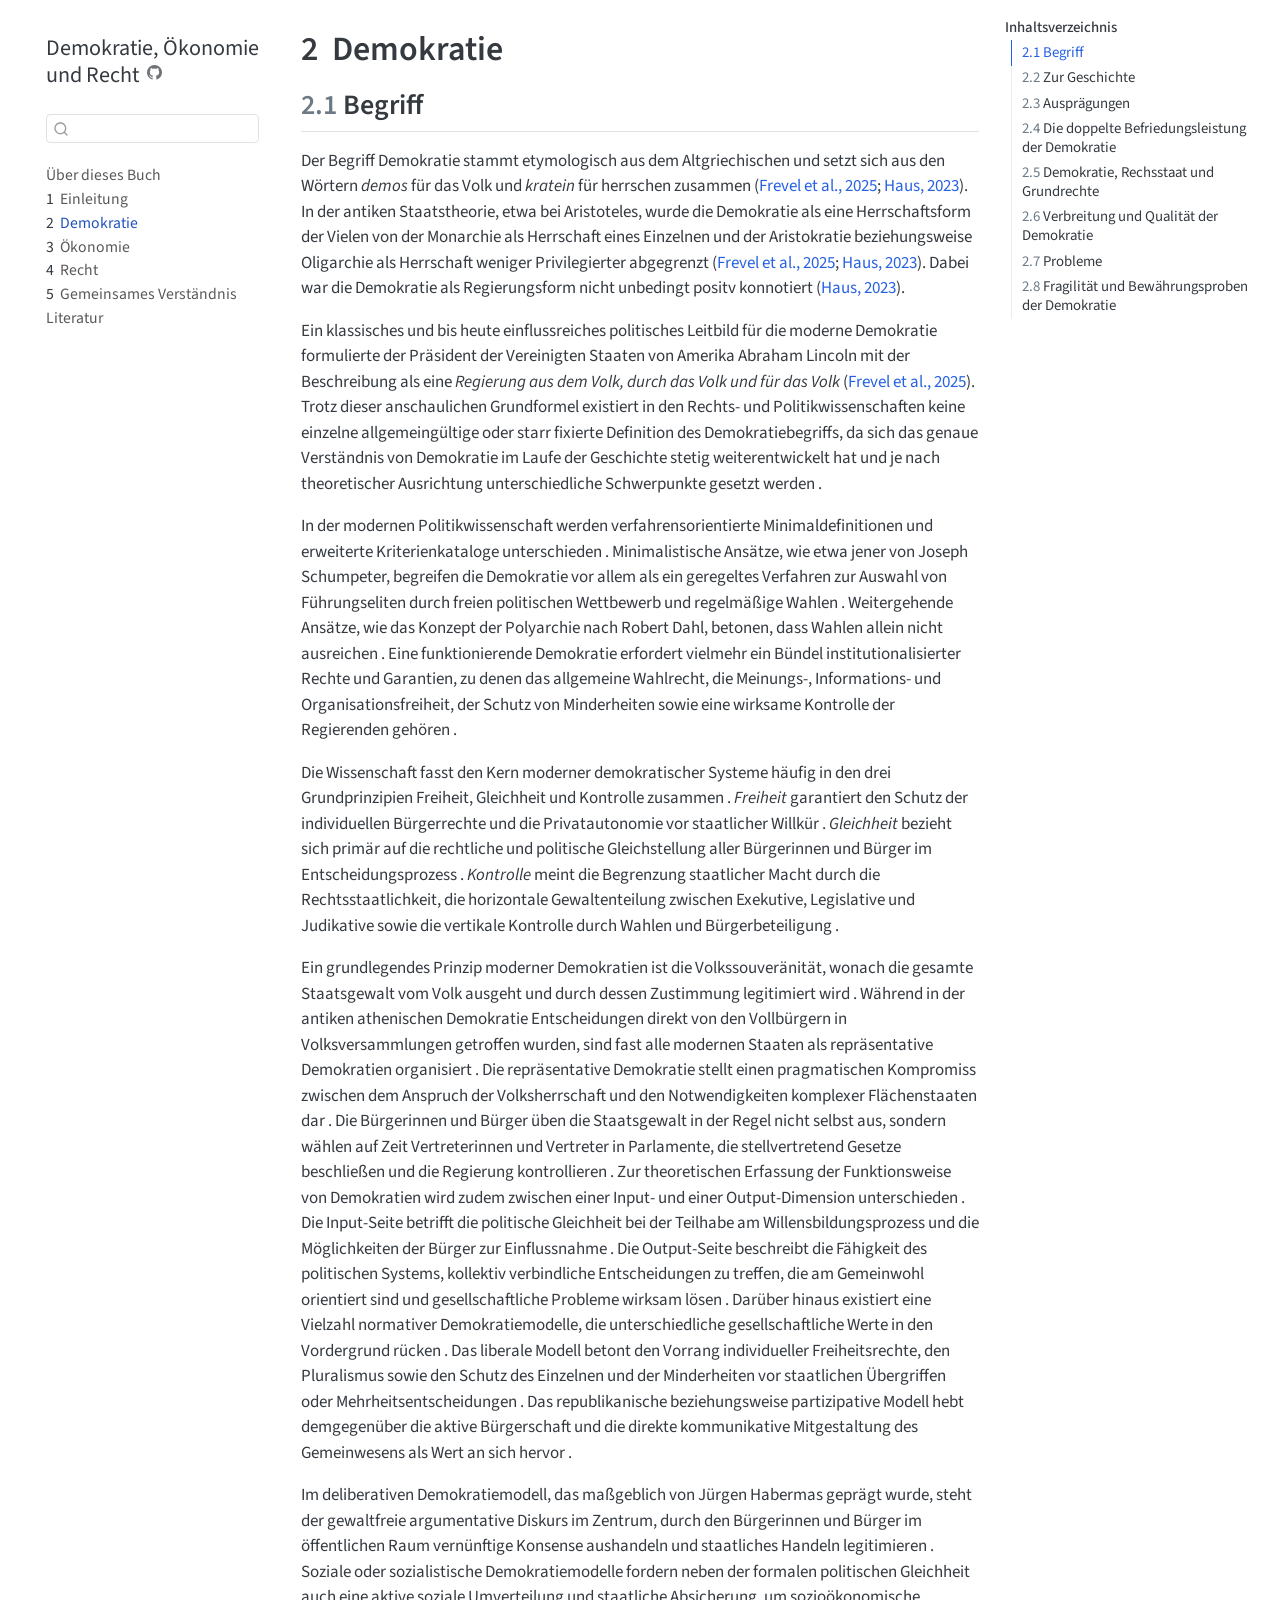
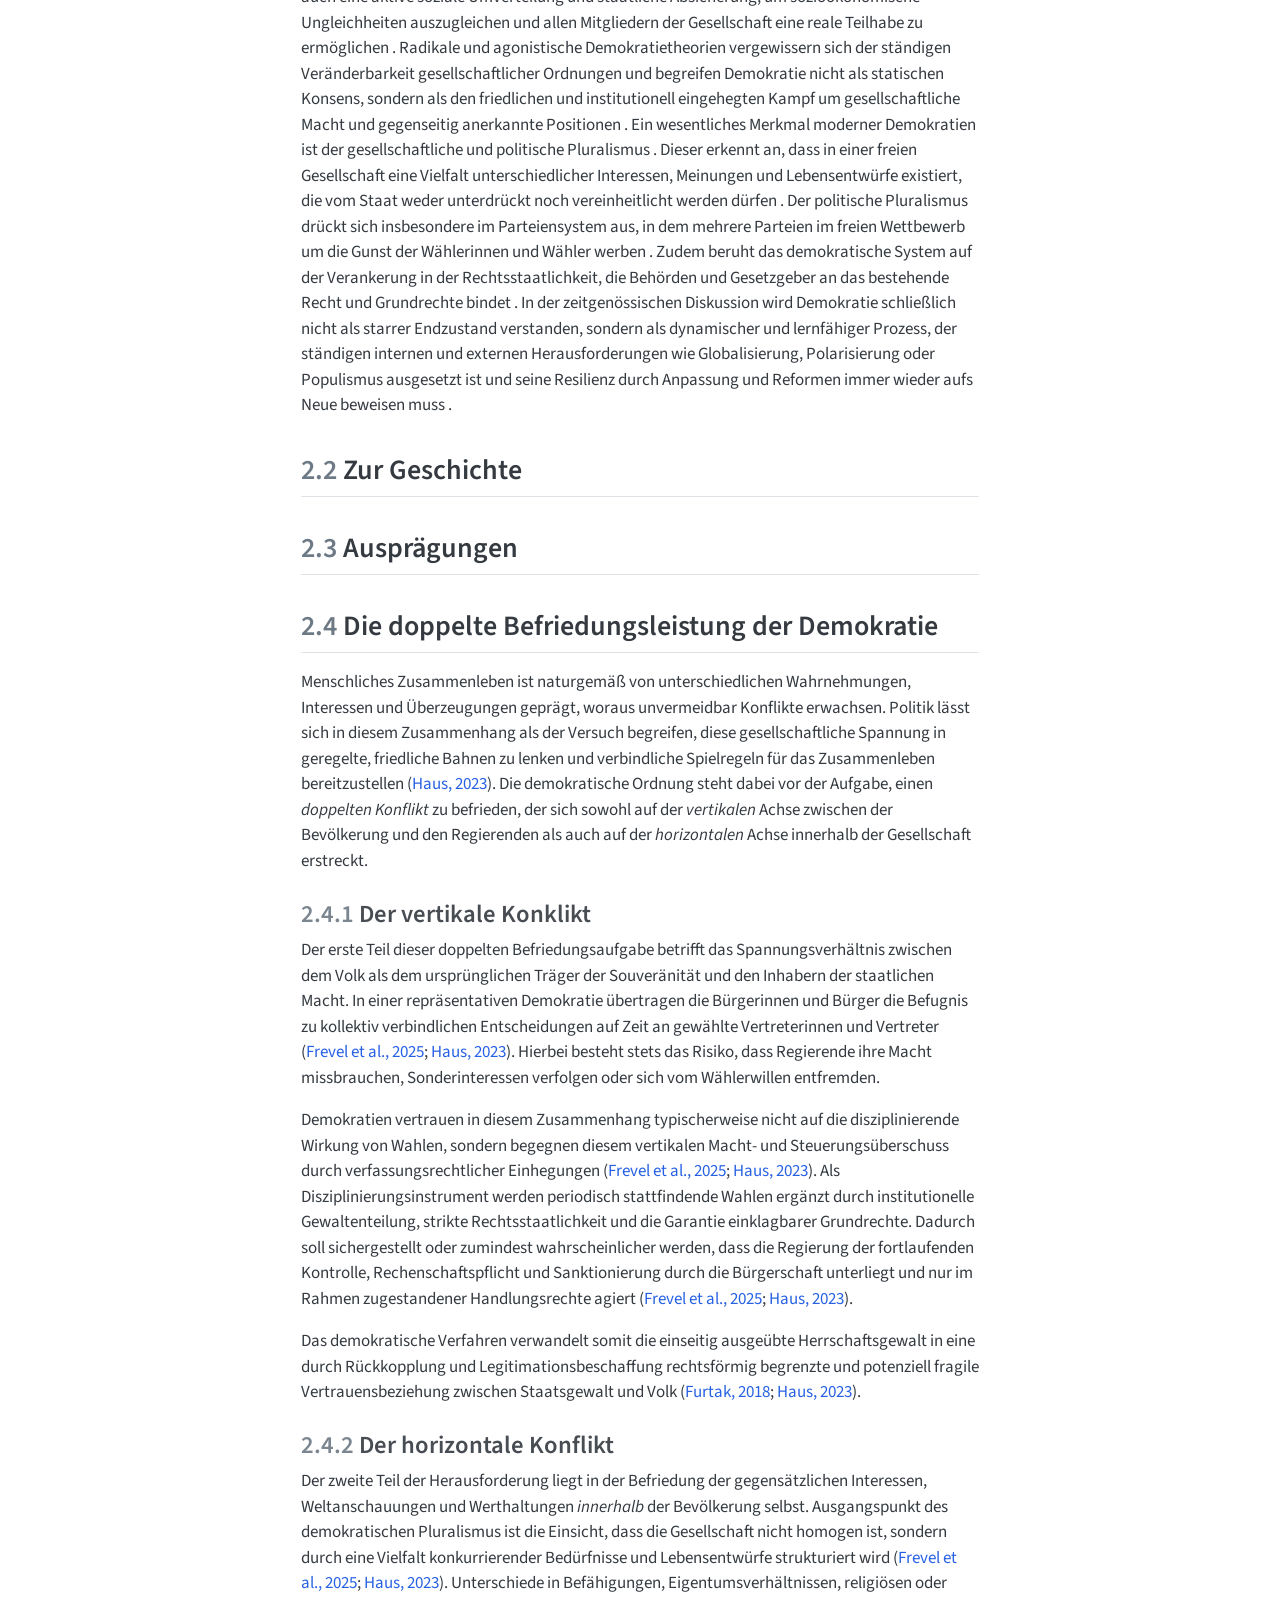
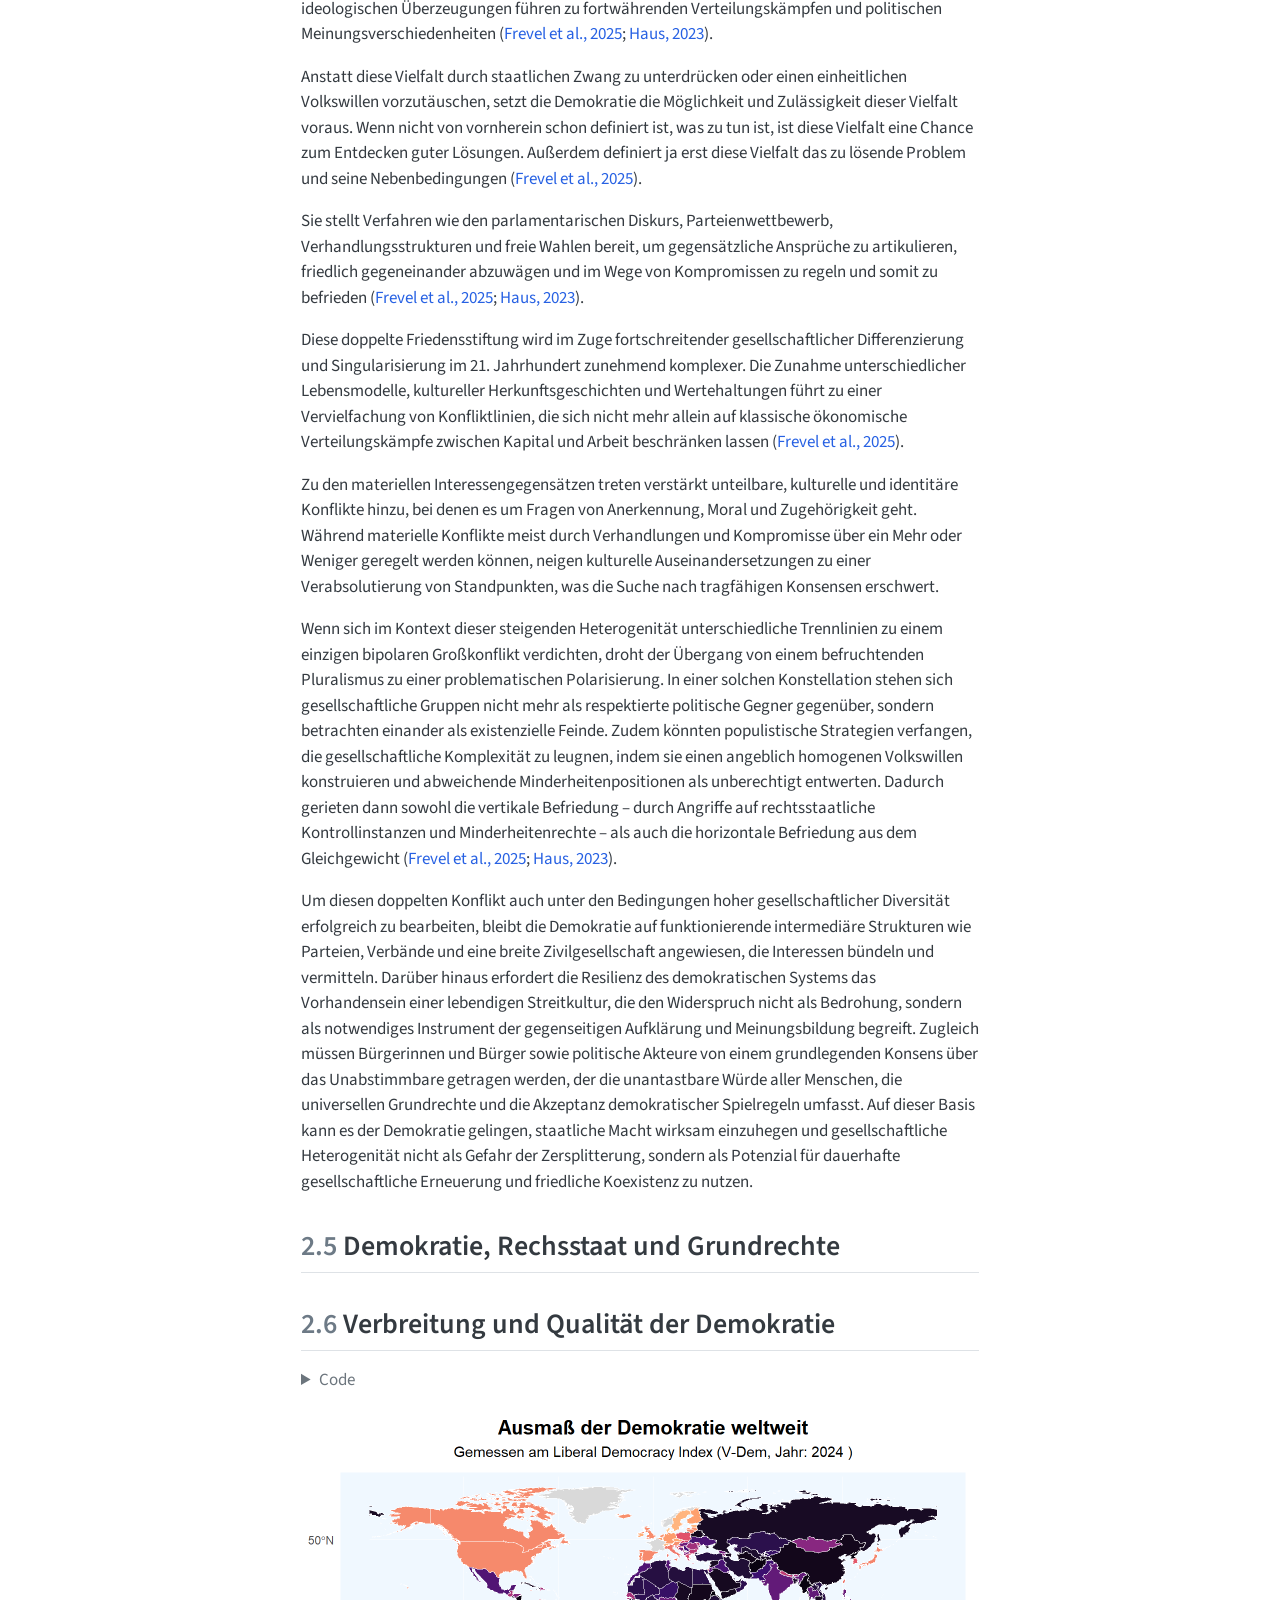
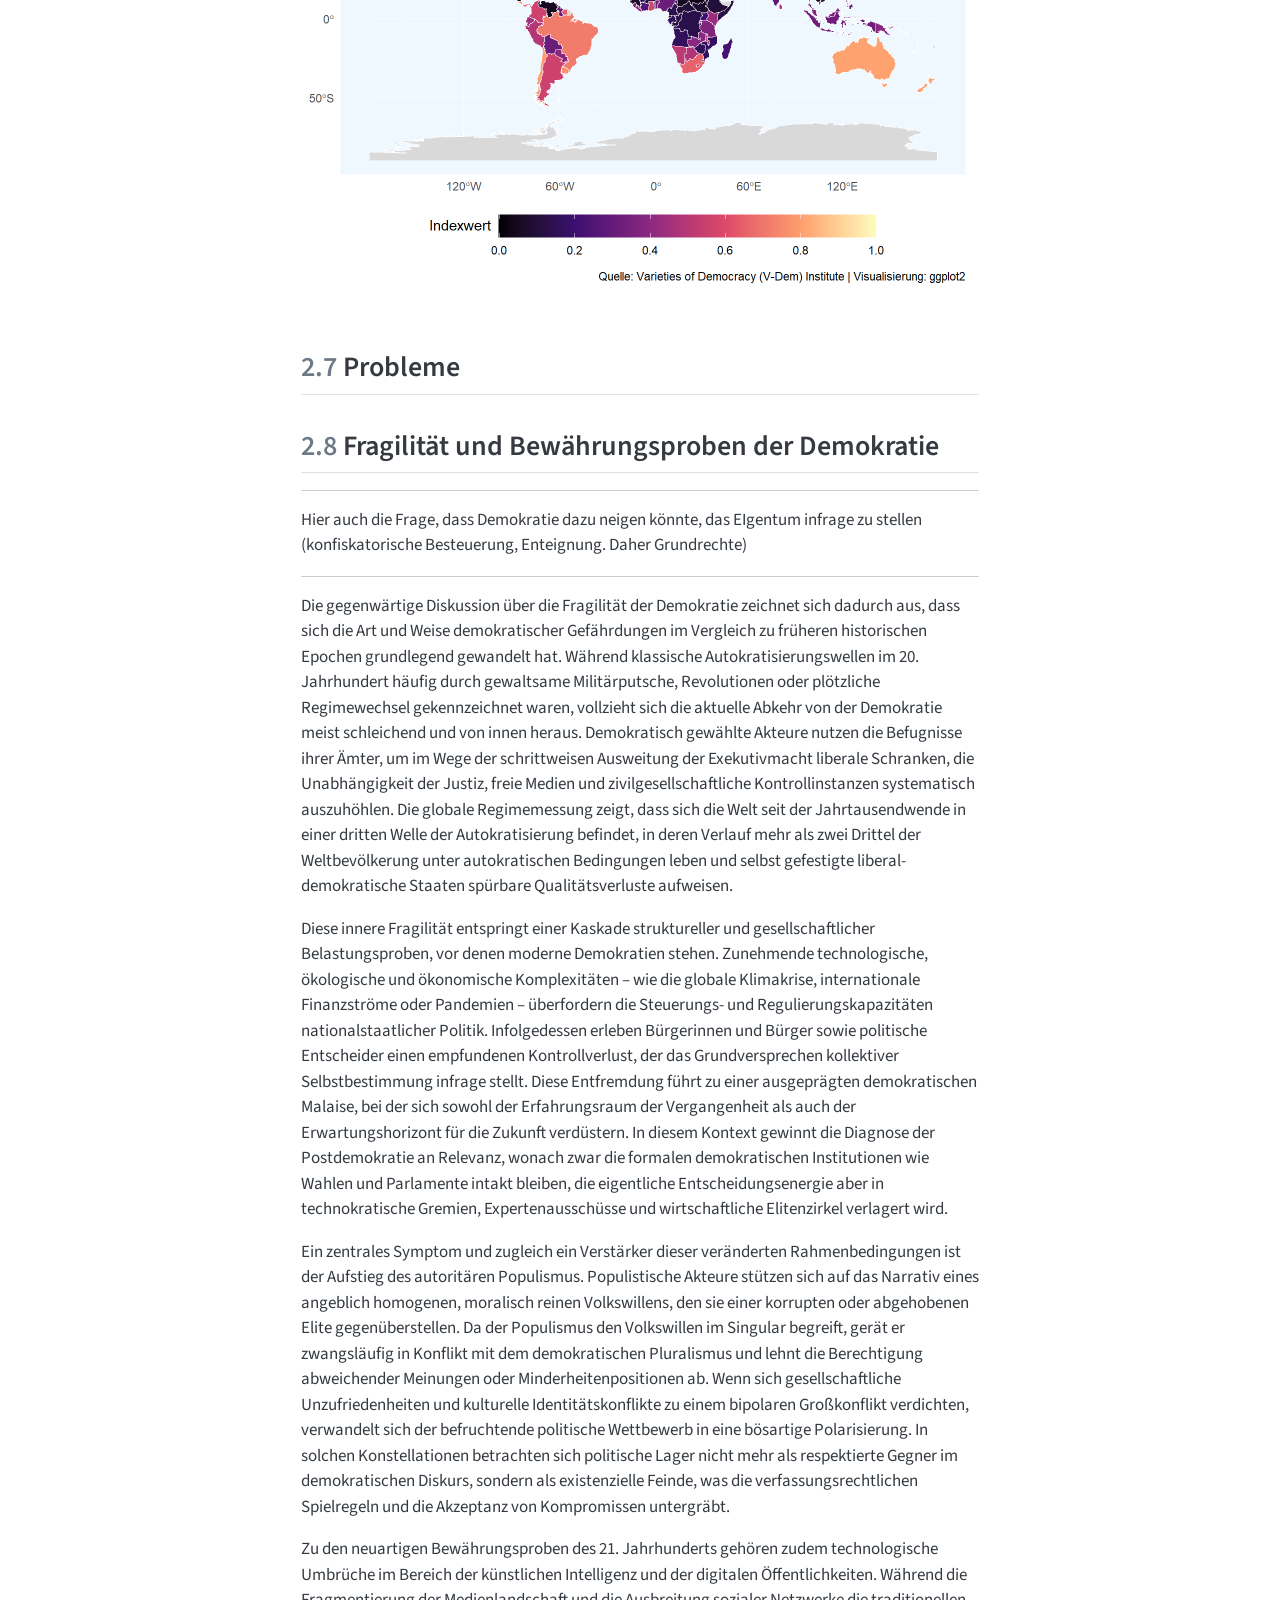
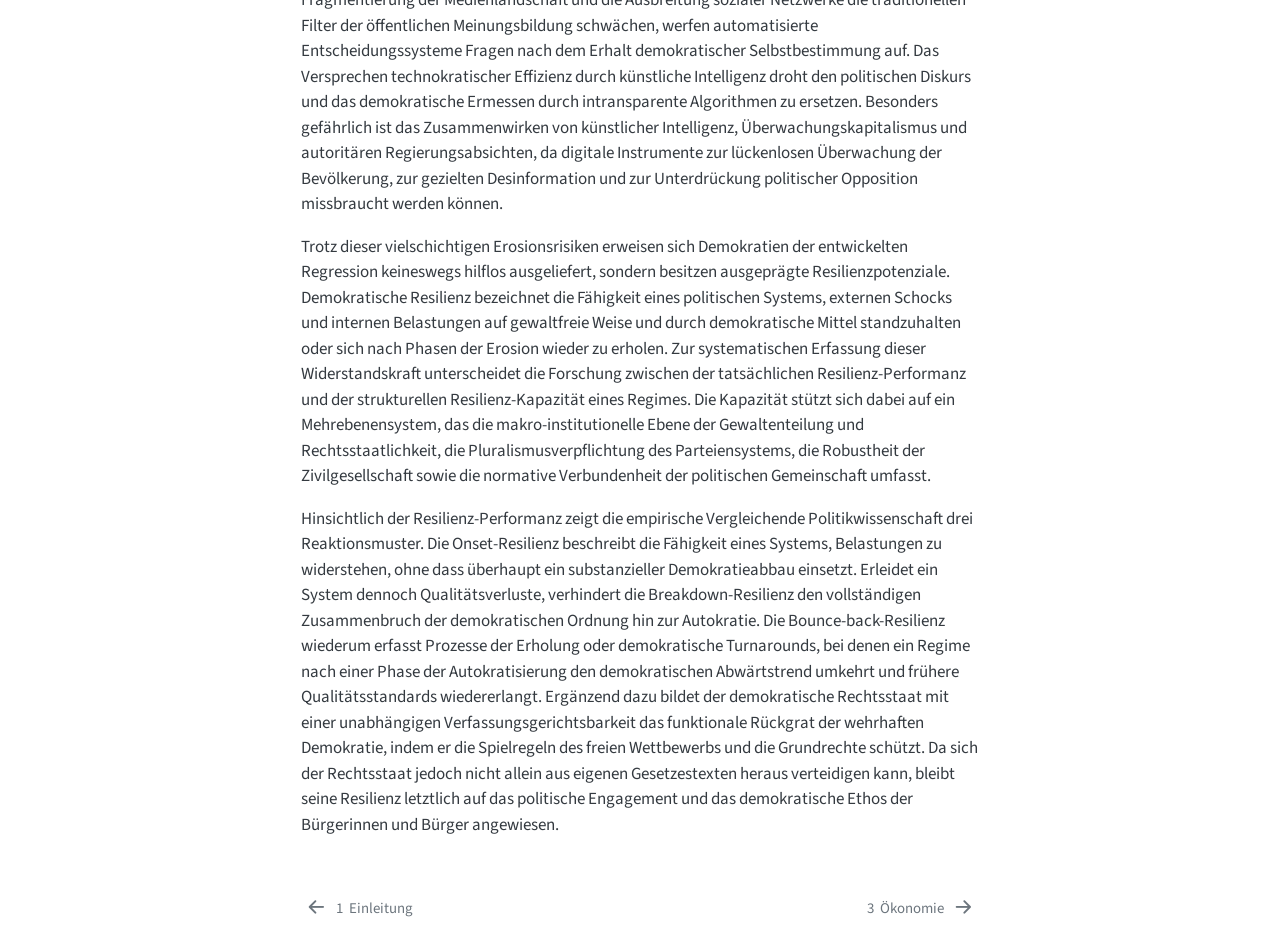
<file: docs/Demokratie.html>
<!DOCTYPE html>
<html xmlns="http://www.w3.org/1999/xhtml" lang="de" xml:lang="de"><head>

<meta charset="utf-8">
<meta name="generator" content="quarto-1.10.19">

<meta name="viewport" content="width=device-width, initial-scale=1.0, user-scalable=yes">


<title>2&nbsp; Demokratie – Demokratie, Ökonomie und Recht</title>
<style>
/* Default styles provided by pandoc.
** See https://pandoc.org/MANUAL.html#variables-for-html for config info.
*/
span.smallcaps{font-variant: small-caps;}
div.columns{display: flex; gap: 1.5em;}
div.column{flex: auto;}
@media screen {
div.columns{gap: min(4vw, 1.5em);}
div.column{overflow-x: auto;}
}
div.hanging-indent{margin-left: 1.5em; text-indent: -1.5em;}
ul.task-list{list-style: none;}
ul.task-list li input[type="checkbox"] {
  width: 0.8em;
  margin: 0 0.8em 0.2em -1em; /* quarto-specific, see https://github.com/quarto-dev/quarto-cli/issues/4556 */ 
  vertical-align: middle;
}
/* CSS for syntax highlighting */
html { -webkit-text-size-adjust: 100%; }
pre > code.sourceCode { white-space: pre; position: relative; }
pre > code.sourceCode > span { display: inline-block; line-height: 1.25; }
pre > code.sourceCode > span:empty { height: 1.2em; }
.sourceCode { overflow: visible; }
code.sourceCode > span { color: inherit; text-decoration: inherit; }
div.sourceCode { margin: 1em 0; }
pre.sourceCode { margin: 0; }
@media screen {
div.sourceCode { overflow: auto; }
}
@media print {
pre > code.sourceCode { white-space: pre-wrap; }
pre > code.sourceCode > span { text-indent: -5em; padding-left: 5em; }
}
pre.numberSource code
  { counter-reset: source-line 0; }
pre.numberSource code > span
  { position: relative; left: -4em; counter-increment: source-line; }
pre.numberSource code > span > a:first-child::before
  { content: counter(source-line);
    position: relative; left: -1em; text-align: right; vertical-align: baseline;
    border: none; display: inline-block;
    -webkit-touch-callout: none; -webkit-user-select: none;
    -khtml-user-select: none; -moz-user-select: none;
    -ms-user-select: none; user-select: none;
    padding: 0 4px; width: 4em;
  }
pre.numberSource { margin-left: 3em;  padding-left: 4px; }
div.sourceCode
  {   }
@media screen {
pre > code.sourceCode > span > a:first-child::before { text-decoration: underline; }
}
/* CSS for citations */
div.csl-bib-body { }
div.csl-entry {
  clear: both;
  margin-bottom: 0em;
}
.hanging-indent div.csl-entry {
  margin-left:2em;
  text-indent:-2em;
}
div.csl-left-margin {
  min-width:2em;
  float:left;
}
div.csl-right-inline {
  margin-left:2em;
  padding-left:1em;
}
div.csl-indent {
  margin-left: 2em;
}</style>


<script src="site_libs/quarto-nav/quarto-nav.js"></script>
<script src="site_libs/quarto-nav/headroom.min.js"></script>
<script src="site_libs/clipboard/clipboard.min.js"></script>
<script src="site_libs/quarto-search/autocomplete.umd.js"></script>
<script src="site_libs/quarto-search/fuse.min.js"></script>
<script src="site_libs/quarto-search/quarto-search.js"></script>
<meta name="quarto:offset" content="./">
<link href="./Oekonomie.html" rel="next">
<link href="./Einleitung.html" rel="prev">
<script src="site_libs/quarto-html/quarto.js" type="module"></script>
<script src="site_libs/quarto-html/tabsets/tabsets.js" type="module"></script>
<script src="site_libs/quarto-html/popper.min.js"></script>
<script src="site_libs/quarto-html/tippy.umd.min.js"></script>
<script src="site_libs/quarto-html/anchor.min.js"></script>
<link href="site_libs/quarto-html/tippy.css" rel="stylesheet">
<link href="site_libs/quarto-html/quarto-syntax-highlighting-bf27225e3a48a9273f3daa8f8e829971.css" rel="stylesheet" id="quarto-text-highlighting-styles">
<script src="site_libs/bootstrap/bootstrap.min.js"></script>
<link href="site_libs/bootstrap/bootstrap-icons.css" rel="stylesheet">
<link href="site_libs/bootstrap/bootstrap-174fd6913be23cc9900c0b0ca550f0a9.min.css" rel="stylesheet" append-hash="true" id="quarto-bootstrap" data-mode="light">
<script id="quarto-search-options" type="application/json">{
  "location": "sidebar",
  "copy-button": false,
  "collapse-after": 3,
  "panel-placement": "start",
  "type": "textbox",
  "limit": 50,
  "keyboard-shortcut": [
    "f",
    "/",
    "s"
  ],
  "show-item-context": false,
  "language": {
    "search-no-results-text": "Keine Treffer",
    "search-matching-documents-text": "Treffer",
    "search-copy-link-title": "Link in die Suche kopieren",
    "search-hide-matches-text": "Zusätzliche Treffer verbergen",
    "search-more-match-text": "weitere Treffer in diesem Dokument",
    "search-more-matches-text": "weitere Treffer in diesem Dokument",
    "search-clear-button-title": "Zurücksetzen",
    "search-text-placeholder": "",
    "search-detached-cancel-button-title": "Abbrechen",
    "search-submit-button-title": "Abschicken",
    "search-label": "Suchen"
  }
}</script>


</head>

<body class="nav-sidebar floating quarto-light">

<div id="quarto-search-results"></div>
  <header id="quarto-header" class="headroom fixed-top">
  <nav class="quarto-secondary-nav">
    <div class="container-fluid d-flex">
      <button type="button" class="quarto-btn-toggle btn" data-bs-toggle="collapse" role="button" data-bs-target=".quarto-sidebar-collapse-item" aria-controls="quarto-sidebar" aria-expanded="false" aria-label="Seitenleiste umschalten" onclick="if (window.quartoToggleHeadroom) { window.quartoToggleHeadroom(); }">
        <i class="bi bi-layout-text-sidebar-reverse"></i>
      </button>
        <nav class="quarto-page-breadcrumbs" aria-label="breadcrumb"><ol class="breadcrumb"><li class="breadcrumb-item"><a href="./Demokratie.html"><span class="chapter-number">2</span>&nbsp; <span class="chapter-title">Demokratie</span></a></li></ol></nav>
        <a class="flex-grow-1" role="navigation" data-bs-toggle="collapse" data-bs-target=".quarto-sidebar-collapse-item" aria-controls="quarto-sidebar" aria-expanded="false" aria-label="Seitenleiste umschalten" onclick="if (window.quartoToggleHeadroom) { window.quartoToggleHeadroom(); }">      
        </a>
      <button type="button" class="btn quarto-search-button" aria-label="Suchen" onclick="window.quartoOpenSearch();">
        <i class="bi bi-search"></i>
      </button>
    </div>
  </nav>
</header>
<!-- content -->
<div id="quarto-content" class="quarto-container page-columns page-rows-contents page-layout-article">
<!-- sidebar -->
  <nav id="quarto-sidebar" class="sidebar collapse collapse-horizontal quarto-sidebar-collapse-item sidebar-navigation floating overflow-auto">
    <div class="pt-lg-2 mt-2 text-left sidebar-header">
    <div class="sidebar-title mb-0 py-0">
      <a href="./">Demokratie, Ökonomie und Recht</a> 
        <div class="sidebar-tools-main">
    <a href="https://github.com/janvoss/Demokratie.git" title="Quellcode" class="quarto-navigation-tool px-1" aria-label="Quellcode"><i class="bi bi-github"></i></a>
</div>
    </div>
      </div>
        <div class="mt-2 flex-shrink-0 align-items-center">
        <div class="sidebar-search">
        <div id="quarto-search" class="" title="Suchen"></div>
        </div>
        </div>
    <div class="sidebar-menu-container"> 
    <ul class="list-unstyled mt-1">
        <li class="sidebar-item">
  <div class="sidebar-item-container"> 
  <a href="./index.html" class="sidebar-item-text sidebar-link">
 <span class="menu-text">Über dieses Buch</span></a>
  </div>
</li>
        <li class="sidebar-item">
  <div class="sidebar-item-container"> 
  <a href="./Einleitung.html" class="sidebar-item-text sidebar-link">
 <span class="menu-text"><span class="chapter-number">1</span>&nbsp; <span class="chapter-title">Einleitung</span></span></a>
  </div>
</li>
        <li class="sidebar-item">
  <div class="sidebar-item-container"> 
  <a href="./Demokratie.html" class="sidebar-item-text sidebar-link active">
 <span class="menu-text"><span class="chapter-number">2</span>&nbsp; <span class="chapter-title">Demokratie</span></span></a>
  </div>
</li>
        <li class="sidebar-item">
  <div class="sidebar-item-container"> 
  <a href="./Oekonomie.html" class="sidebar-item-text sidebar-link">
 <span class="menu-text"><span class="chapter-number">3</span>&nbsp; <span class="chapter-title">Ökonomie</span></span></a>
  </div>
</li>
        <li class="sidebar-item">
  <div class="sidebar-item-container"> 
  <a href="./Recht.html" class="sidebar-item-text sidebar-link">
 <span class="menu-text"><span class="chapter-number">4</span>&nbsp; <span class="chapter-title">Recht</span></span></a>
  </div>
</li>
        <li class="sidebar-item">
  <div class="sidebar-item-container"> 
  <a href="./Gemeinsam.html" class="sidebar-item-text sidebar-link">
 <span class="menu-text"><span class="chapter-number">5</span>&nbsp; <span class="chapter-title">Gemeinsames Verständnis</span></span></a>
  </div>
</li>
        <li class="sidebar-item">
  <div class="sidebar-item-container"> 
  <a href="./references.html" class="sidebar-item-text sidebar-link">
 <span class="menu-text">Literatur</span></a>
  </div>
</li>
    </ul>
    </div>
</nav>
<div id="quarto-sidebar-glass" class="quarto-sidebar-collapse-item" data-bs-toggle="collapse" data-bs-target=".quarto-sidebar-collapse-item"></div>
<!-- margin-sidebar -->
    <div id="quarto-margin-sidebar" class="sidebar margin-sidebar">
        <nav id="TOC" role="doc-toc" class="toc-active">
    <h2 id="toc-title">Inhaltsverzeichnis</h2>
   
  <ul>
  <li><a href="#begriff" id="toc-begriff" class="nav-link active" data-scroll-target="#begriff"><span class="header-section-number">2.1</span> Begriff</a></li>
  <li><a href="#zur-geschichte" id="toc-zur-geschichte" class="nav-link" data-scroll-target="#zur-geschichte"><span class="header-section-number">2.2</span> Zur Geschichte</a></li>
  <li><a href="#ausprägungen" id="toc-ausprägungen" class="nav-link" data-scroll-target="#ausprägungen"><span class="header-section-number">2.3</span> Ausprägungen</a></li>
  <li><a href="#die-doppelte-befriedungsleistung-der-demokratie" id="toc-die-doppelte-befriedungsleistung-der-demokratie" class="nav-link" data-scroll-target="#die-doppelte-befriedungsleistung-der-demokratie"><span class="header-section-number">2.4</span> Die doppelte Befriedungsleistung der Demokratie</a>
  <ul class="collapse">
  <li><a href="#der-vertikale-konklikt" id="toc-der-vertikale-konklikt" class="nav-link" data-scroll-target="#der-vertikale-konklikt"><span class="header-section-number">2.4.1</span> Der vertikale Konklikt</a></li>
  <li><a href="#der-horizontale-konflikt" id="toc-der-horizontale-konflikt" class="nav-link" data-scroll-target="#der-horizontale-konflikt"><span class="header-section-number">2.4.2</span> Der horizontale Konflikt</a></li>
  </ul></li>
  <li><a href="#demokratie-rechsstaat-und-grundrechte" id="toc-demokratie-rechsstaat-und-grundrechte" class="nav-link" data-scroll-target="#demokratie-rechsstaat-und-grundrechte"><span class="header-section-number">2.5</span> Demokratie, Rechsstaat und Grundrechte</a></li>
  <li><a href="#verbreitung-und-qualität-der-demokratie" id="toc-verbreitung-und-qualität-der-demokratie" class="nav-link" data-scroll-target="#verbreitung-und-qualität-der-demokratie"><span class="header-section-number">2.6</span> Verbreitung und Qualität der Demokratie</a></li>
  <li><a href="#probleme" id="toc-probleme" class="nav-link" data-scroll-target="#probleme"><span class="header-section-number">2.7</span> Probleme</a></li>
  <li><a href="#fragilität-und-bewährungsproben-der-demokratie" id="toc-fragilität-und-bewährungsproben-der-demokratie" class="nav-link" data-scroll-target="#fragilität-und-bewährungsproben-der-demokratie"><span class="header-section-number">2.8</span> Fragilität und Bewährungsproben der Demokratie</a></li>
  </ul>
</nav>
    </div>
<!-- main -->
<main class="content" id="quarto-document-content">

<header id="title-block-header" class="quarto-title-block default">
<div class="quarto-title">
<h1 class="title"><span class="chapter-number">2</span>&nbsp; <span class="chapter-title">Demokratie</span></h1>
</div>



<div class="quarto-title-meta">

    
  
    
  </div>
  


</header>


<section id="begriff" class="level2" data-number="2.1">
<h2 data-number="2.1" class="anchored" data-anchor-id="begriff"><span class="header-section-number">2.1</span> Begriff</h2>
<p>Der Begriff Demokratie stammt etymologisch aus dem Altgriechischen und setzt sich aus den Wörtern <em>demos</em> für das Volk und <em>kratein</em> für herrschen zusammen <span class="citation" data-cites="haus_grundlagen_2023 frevel_demokratie_2025">(<a href="references.html#ref-frevel_demokratie_2025" role="doc-biblioref">Frevel et al., 2025</a>; <a href="references.html#ref-haus_grundlagen_2023" role="doc-biblioref">Haus, 2023</a>)</span>. In der antiken Staatstheorie, etwa bei Aristoteles, wurde die Demokratie als eine Herrschaftsform der Vielen von der Monarchie als Herrschaft eines Einzelnen und der Aristokratie beziehungsweise Oligarchie als Herrschaft weniger Privilegierter abgegrenzt <span class="citation" data-cites="haus_grundlagen_2023 frevel_demokratie_2025">(<a href="references.html#ref-frevel_demokratie_2025" role="doc-biblioref">Frevel et al., 2025</a>; <a href="references.html#ref-haus_grundlagen_2023" role="doc-biblioref">Haus, 2023</a>)</span>. Dabei war die Demokratie als Regierungsform nicht unbedingt positv konnotiert <span class="citation" data-cites="haus_grundlagen_2023">(<a href="references.html#ref-haus_grundlagen_2023" role="doc-biblioref">Haus, 2023</a>)</span>.</p>
<p>Ein klassisches und bis heute einflussreiches politisches Leitbild für die moderne Demokratie formulierte der Präsident der Vereinigten Staaten von Amerika Abraham Lincoln mit der Beschreibung als eine <em>Regierung aus dem Volk, durch das Volk und für das Volk</em> <span class="citation" data-cites="frevel_demokratie_2025">(<a href="references.html#ref-frevel_demokratie_2025" role="doc-biblioref">Frevel et al., 2025</a>)</span>. Trotz dieser anschaulichen Grundformel existiert in den Rechts- und Politikwissenschaften keine einzelne allgemeingültige oder starr fixierte Definition des Demokratiebegriffs, da sich das genaue Verständnis von Demokratie im Laufe der Geschichte stetig weiterentwickelt hat und je nach theoretischer Ausrichtung unterschiedliche Schwerpunkte gesetzt werden .</p>
<p>In der modernen Politikwissenschaft werden verfahrensorientierte Minimaldefinitionen und erweiterte Kriterienkataloge unterschieden . Minimalistische Ansätze, wie etwa jener von Joseph Schumpeter, begreifen die Demokratie vor allem als ein geregeltes Verfahren zur Auswahl von Führungseliten durch freien politischen Wettbewerb und regelmäßige Wahlen . Weitergehende Ansätze, wie das Konzept der Polyarchie nach Robert Dahl, betonen, dass Wahlen allein nicht ausreichen . Eine funktionierende Demokratie erfordert vielmehr ein Bündel institutionalisierter Rechte und Garantien, zu denen das allgemeine Wahlrecht, die Meinungs-, Informations- und Organisationsfreiheit, der Schutz von Minderheiten sowie eine wirksame Kontrolle der Regierenden gehören .</p>
<p>Die Wissenschaft fasst den Kern moderner demokratischer Systeme häufig in den drei Grundprinzipien Freiheit, Gleichheit und Kontrolle zusammen . <em>Freiheit</em> garantiert den Schutz der individuellen Bürgerrechte und die Privatautonomie vor staatlicher Willkür . <em>Gleichheit</em> bezieht sich primär auf die rechtliche und politische Gleichstellung aller Bürgerinnen und Bürger im Entscheidungsprozess . <em>Kontrolle</em> meint die Begrenzung staatlicher Macht durch die Rechtsstaatlichkeit, die horizontale Gewaltenteilung zwischen Exekutive, Legislative und Judikative sowie die vertikale Kontrolle durch Wahlen und Bürgerbeteiligung .</p>
<p>Ein grundlegendes Prinzip moderner Demokratien ist die Volkssouveränität, wonach die gesamte Staatsgewalt vom Volk ausgeht und durch dessen Zustimmung legitimiert wird . Während in der antiken athenischen Demokratie Entscheidungen direkt von den Vollbürgern in Volksversammlungen getroffen wurden, sind fast alle modernen Staaten als repräsentative Demokratien organisiert . Die repräsentative Demokratie stellt einen pragmatischen Kompromiss zwischen dem Anspruch der Volksherrschaft und den Notwendigkeiten komplexer Flächenstaaten dar . Die Bürgerinnen und Bürger üben die Staatsgewalt in der Regel nicht selbst aus, sondern wählen auf Zeit Vertreterinnen und Vertreter in Parlamente, die stellvertretend Gesetze beschließen und die Regierung kontrollieren . Zur theoretischen Erfassung der Funktionsweise von Demokratien wird zudem zwischen einer Input- und einer Output-Dimension unterschieden . Die Input-Seite betrifft die politische Gleichheit bei der Teilhabe am Willensbildungsprozess und die Möglichkeiten der Bürger zur Einflussnahme . Die Output-Seite beschreibt die Fähigkeit des politischen Systems, kollektiv verbindliche Entscheidungen zu treffen, die am Gemeinwohl orientiert sind und gesellschaftliche Probleme wirksam lösen . Darüber hinaus existiert eine Vielzahl normativer Demokratiemodelle, die unterschiedliche gesellschaftliche Werte in den Vordergrund rücken . Das liberale Modell betont den Vorrang individueller Freiheitsrechte, den Pluralismus sowie den Schutz des Einzelnen und der Minderheiten vor staatlichen Übergriffen oder Mehrheitsentscheidungen . Das republikanische beziehungsweise partizipative Modell hebt demgegenüber die aktive Bürgerschaft und die direkte kommunikative Mitgestaltung des Gemeinwesens als Wert an sich hervor .</p>
<p>Im deliberativen Demokratiemodell, das maßgeblich von Jürgen Habermas geprägt wurde, steht der gewaltfreie argumentative Diskurs im Zentrum, durch den Bürgerinnen und Bürger im öffentlichen Raum vernünftige Konsense aushandeln und staatliches Handeln legitimieren . Soziale oder sozialistische Demokratiemodelle fordern neben der formalen politischen Gleichheit auch eine aktive soziale Umverteilung und staatliche Absicherung, um sozioökonomische Ungleichheiten auszugleichen und allen Mitgliedern der Gesellschaft eine reale Teilhabe zu ermöglichen . Radikale und agonistische Demokratietheorien vergewissern sich der ständigen Veränderbarkeit gesellschaftlicher Ordnungen und begreifen Demokratie nicht als statischen Konsens, sondern als den friedlichen und institutionell eingehegten Kampf um gesellschaftliche Macht und gegenseitig anerkannte Positionen . Ein wesentliches Merkmal moderner Demokratien ist der gesellschaftliche und politische Pluralismus . Dieser erkennt an, dass in einer freien Gesellschaft eine Vielfalt unterschiedlicher Interessen, Meinungen und Lebensentwürfe existiert, die vom Staat weder unterdrückt noch vereinheitlicht werden dürfen . Der politische Pluralismus drückt sich insbesondere im Parteiensystem aus, in dem mehrere Parteien im freien Wettbewerb um die Gunst der Wählerinnen und Wähler werben . Zudem beruht das demokratische System auf der Verankerung in der Rechtsstaatlichkeit, die Behörden und Gesetzgeber an das bestehende Recht und Grundrechte bindet . In der zeitgenössischen Diskussion wird Demokratie schließlich nicht als starrer Endzustand verstanden, sondern als dynamischer und lernfähiger Prozess, der ständigen internen und externen Herausforderungen wie Globalisierung, Polarisierung oder Populismus ausgesetzt ist und seine Resilienz durch Anpassung und Reformen immer wieder aufs Neue beweisen muss .</p>
</section>
<section id="zur-geschichte" class="level2" data-number="2.2">
<h2 data-number="2.2" class="anchored" data-anchor-id="zur-geschichte"><span class="header-section-number">2.2</span> Zur Geschichte</h2>
</section>
<section id="ausprägungen" class="level2" data-number="2.3">
<h2 data-number="2.3" class="anchored" data-anchor-id="ausprägungen"><span class="header-section-number">2.3</span> Ausprägungen</h2>
</section>
<section id="die-doppelte-befriedungsleistung-der-demokratie" class="level2" data-number="2.4">
<h2 data-number="2.4" class="anchored" data-anchor-id="die-doppelte-befriedungsleistung-der-demokratie"><span class="header-section-number">2.4</span> Die doppelte Befriedungsleistung der Demokratie</h2>
<p>Menschliches Zusammenleben ist naturgemäß von unterschiedlichen Wahrnehmungen, Interessen und Überzeugungen geprägt, woraus unvermeidbar Konflikte erwachsen. Politik lässt sich in diesem Zusammenhang als der Versuch begreifen, diese gesellschaftliche Spannung in geregelte, friedliche Bahnen zu lenken und verbindliche Spielregeln für das Zusammenleben bereitzustellen <span class="citation" data-cites="haus_grundlagen_2023">(<a href="references.html#ref-haus_grundlagen_2023" role="doc-biblioref">Haus, 2023</a>)</span>. Die demokratische Ordnung steht dabei vor der Aufgabe, einen <em>doppelten Konflikt</em> zu befrieden, der sich sowohl auf der <em>vertikalen</em> Achse zwischen der Bevölkerung und den Regierenden als auch auf der <em>horizontalen</em> Achse innerhalb der Gesellschaft erstreckt.</p>
<section id="der-vertikale-konklikt" class="level3" data-number="2.4.1">
<h3 data-number="2.4.1" class="anchored" data-anchor-id="der-vertikale-konklikt"><span class="header-section-number">2.4.1</span> Der vertikale Konklikt</h3>
<p>Der erste Teil dieser doppelten Befriedungsaufgabe betrifft das Spannungsverhältnis zwischen dem Volk als dem ursprünglichen Träger der Souveränität und den Inhabern der staatlichen Macht. In einer repräsentativen Demokratie übertragen die Bürgerinnen und Bürger die Befugnis zu kollektiv verbindlichen Entscheidungen auf Zeit an gewählte Vertreterinnen und Vertreter <span class="citation" data-cites="haus_grundlagen_2023 frevel_demokratie_2025">(<a href="references.html#ref-frevel_demokratie_2025" role="doc-biblioref">Frevel et al., 2025</a>; <a href="references.html#ref-haus_grundlagen_2023" role="doc-biblioref">Haus, 2023</a>)</span>. Hierbei besteht stets das Risiko, dass Regierende ihre Macht missbrauchen, Sonderinteressen verfolgen oder sich vom Wählerwillen entfremden.</p>
<p>Demokratien vertrauen in diesem Zusammenhang typischerweise nicht auf die disziplinierende Wirkung von Wahlen, sondern begegnen diesem vertikalen Macht- und Steuerungsüberschuss durch verfassungsrechtlicher Einhegungen <span class="citation" data-cites="haus_grundlagen_2023 frevel_demokratie_2025">(<a href="references.html#ref-frevel_demokratie_2025" role="doc-biblioref">Frevel et al., 2025</a>; <a href="references.html#ref-haus_grundlagen_2023" role="doc-biblioref">Haus, 2023</a>)</span>. Als Disziplinierungsinstrument werden periodisch stattfindende Wahlen ergänzt durch institutionelle Gewaltenteilung, strikte Rechtsstaatlichkeit und die Garantie einklagbarer Grundrechte. Dadurch soll sichergestellt oder zumindest wahrscheinlicher werden, dass die Regierung der fortlaufenden Kontrolle, Rechenschaftspflicht und Sanktionierung durch die Bürgerschaft unterliegt und nur im Rahmen zugestandener Handlungsrechte agiert <span class="citation" data-cites="haus_grundlagen_2023 frevel_demokratie_2025">(<a href="references.html#ref-frevel_demokratie_2025" role="doc-biblioref">Frevel et al., 2025</a>; <a href="references.html#ref-haus_grundlagen_2023" role="doc-biblioref">Haus, 2023</a>)</span>.</p>
<p>Das demokratische Verfahren verwandelt somit die einseitig ausgeübte Herrschaftsgewalt in eine durch Rückkopplung und Legitimationsbeschaffung rechtsförmig begrenzte und potenziell fragile Vertrauensbeziehung zwischen Staatsgewalt und Volk <span class="citation" data-cites="haus_grundlagen_2023 furtak_demokratische_2018">(<a href="references.html#ref-furtak_demokratische_2018" role="doc-biblioref">Furtak, 2018</a>; <a href="references.html#ref-haus_grundlagen_2023" role="doc-biblioref">Haus, 2023</a>)</span>.</p>
</section>
<section id="der-horizontale-konflikt" class="level3" data-number="2.4.2">
<h3 data-number="2.4.2" class="anchored" data-anchor-id="der-horizontale-konflikt"><span class="header-section-number">2.4.2</span> Der horizontale Konflikt</h3>
<p>Der zweite Teil der Herausforderung liegt in der Befriedung der gegensätzlichen Interessen, Weltanschauungen und Werthaltungen <em>innerhalb</em> der Bevölkerung selbst. Ausgangspunkt des demokratischen Pluralismus ist die Einsicht, dass die Gesellschaft nicht homogen ist, sondern durch eine Vielfalt konkurrierender Bedürfnisse und Lebensentwürfe strukturiert wird <span class="citation" data-cites="haus_grundlagen_2023 frevel_demokratie_2025">(<a href="references.html#ref-frevel_demokratie_2025" role="doc-biblioref">Frevel et al., 2025</a>; <a href="references.html#ref-haus_grundlagen_2023" role="doc-biblioref">Haus, 2023</a>)</span>. Unterschiede in Befähigungen, Eigentumsverhältnissen, religiösen oder ideologischen Überzeugungen führen zu fortwährenden Verteilungskämpfen und politischen Meinungsverschiedenheiten <span class="citation" data-cites="haus_grundlagen_2023 frevel_demokratie_2025">(<a href="references.html#ref-frevel_demokratie_2025" role="doc-biblioref">Frevel et al., 2025</a>; <a href="references.html#ref-haus_grundlagen_2023" role="doc-biblioref">Haus, 2023</a>)</span>.</p>
<p>Anstatt diese Vielfalt durch staatlichen Zwang zu unterdrücken oder einen einheitlichen Volkswillen vorzutäuschen, setzt die Demokratie die Möglichkeit und Zulässigkeit dieser Vielfalt voraus. Wenn nicht von vornherein schon definiert ist, was zu tun ist, ist diese Vielfalt eine Chance zum Entdecken guter Lösungen. Außerdem definiert ja erst diese Vielfalt das zu lösende Problem und seine Nebenbedingungen <span class="citation" data-cites="frevel_demokratie_2025">(<a href="references.html#ref-frevel_demokratie_2025" role="doc-biblioref">Frevel et al., 2025</a>)</span>.</p>
<p>Sie stellt Verfahren wie den parlamentarischen Diskurs, Parteienwettbewerb, Verhandlungsstrukturen und freie Wahlen bereit, um gegensätzliche Ansprüche zu artikulieren, friedlich gegeneinander abzuwägen und im Wege von Kompromissen zu regeln und somit zu befrieden <span class="citation" data-cites="haus_grundlagen_2023 frevel_demokratie_2025">(<a href="references.html#ref-frevel_demokratie_2025" role="doc-biblioref">Frevel et al., 2025</a>; <a href="references.html#ref-haus_grundlagen_2023" role="doc-biblioref">Haus, 2023</a>)</span>.</p>
<p>Diese doppelte Friedensstiftung wird im Zuge fortschreitender gesellschaftlicher Differenzierung und Singularisierung im 21. Jahrhundert zunehmend komplexer. Die Zunahme unterschiedlicher Lebensmodelle, kultureller Herkunftsgeschichten und Wertehaltungen führt zu einer Vervielfachung von Konfliktlinien, die sich nicht mehr allein auf klassische ökonomische Verteilungskämpfe zwischen Kapital und Arbeit beschränken lassen <span class="citation" data-cites="frevel_demokratie_2025">(<a href="references.html#ref-frevel_demokratie_2025" role="doc-biblioref">Frevel et al., 2025</a>)</span>.</p>
<p>Zu den materiellen Interessengegensätzen treten verstärkt unteilbare, kulturelle und identitäre Konflikte hinzu, bei denen es um Fragen von Anerkennung, Moral und Zugehörigkeit geht. Während materielle Konflikte meist durch Verhandlungen und Kompromisse über ein Mehr oder Weniger geregelt werden können, neigen kulturelle Auseinandersetzungen zu einer Verabsolutierung von Standpunkten, was die Suche nach tragfähigen Konsensen erschwert.</p>
<p>Wenn sich im Kontext dieser steigenden Heterogenität unterschiedliche Trennlinien zu einem einzigen bipolaren Großkonflikt verdichten, droht der Übergang von einem befruchtenden Pluralismus zu einer problematischen Polarisierung. In einer solchen Konstellation stehen sich gesellschaftliche Gruppen nicht mehr als respektierte politische Gegner gegenüber, sondern betrachten einander als existenzielle Feinde. Zudem könnten populistische Strategien verfangen, die gesellschaftliche Komplexität zu leugnen, indem sie einen angeblich homogenen Volkswillen konstruieren und abweichende Minderheitenpositionen als unberechtigt entwerten. Dadurch gerieten dann sowohl die vertikale Befriedung – durch Angriffe auf rechtsstaatliche Kontrollinstanzen und Minderheitenrechte – als auch die horizontale Befriedung aus dem Gleichgewicht <span class="citation" data-cites="frevel_demokratie_2025 haus_grundlagen_2023">(<a href="references.html#ref-frevel_demokratie_2025" role="doc-biblioref">Frevel et al., 2025</a>; <a href="references.html#ref-haus_grundlagen_2023" role="doc-biblioref">Haus, 2023</a>)</span>.</p>
<p>Um diesen doppelten Konflikt auch unter den Bedingungen hoher gesellschaftlicher Diversität erfolgreich zu bearbeiten, bleibt die Demokratie auf funktionierende intermediäre Strukturen wie Parteien, Verbände und eine breite Zivilgesellschaft angewiesen, die Interessen bündeln und vermitteln. Darüber hinaus erfordert die Resilienz des demokratischen Systems das Vorhandensein einer lebendigen Streitkultur, die den Widerspruch nicht als Bedrohung, sondern als notwendiges Instrument der gegenseitigen Aufklärung und Meinungsbildung begreift. Zugleich müssen Bürgerinnen und Bürger sowie politische Akteure von einem grundlegenden Konsens über das Unabstimmbare getragen werden, der die unantastbare Würde aller Menschen, die universellen Grundrechte und die Akzeptanz demokratischer Spielregeln umfasst. Auf dieser Basis kann es der Demokratie gelingen, staatliche Macht wirksam einzuhegen und gesellschaftliche Heterogenität nicht als Gefahr der Zersplitterung, sondern als Potenzial für dauerhafte gesellschaftliche Erneuerung und friedliche Koexistenz zu nutzen.</p>
</section>
</section>
<section id="demokratie-rechsstaat-und-grundrechte" class="level2" data-number="2.5">
<h2 data-number="2.5" class="anchored" data-anchor-id="demokratie-rechsstaat-und-grundrechte"><span class="header-section-number">2.5</span> Demokratie, Rechsstaat und Grundrechte</h2>
</section>
<section id="verbreitung-und-qualität-der-demokratie" class="level2" data-number="2.6">
<h2 data-number="2.6" class="anchored" data-anchor-id="verbreitung-und-qualität-der-demokratie"><span class="header-section-number">2.6</span> Verbreitung und Qualität der Demokratie</h2>
<div class="cell">
<details class="code-fold">
<summary>Code</summary>
<div class="code-copy-outer-scaffold"><div class="sourceCode cell-code" id="cb1"><pre class="sourceCode r code-with-copy"><code class="sourceCode r"><span id="cb1-1"><a href="#cb1-1" aria-hidden="true" tabindex="-1"></a><span class="co"># 1. Benötigte Pakete installieren &amp; laden</span></span>
<span id="cb1-2"><a href="#cb1-2" aria-hidden="true" tabindex="-1"></a><span class="cf">if</span> (<span class="sc">!</span><span class="fu">require</span>(<span class="st">"devtools"</span>)) <span class="fu">install.packages</span>(<span class="st">"devtools"</span>)</span>
<span id="cb1-3"><a href="#cb1-3" aria-hidden="true" tabindex="-1"></a><span class="cf">if</span> (<span class="sc">!</span><span class="fu">require</span>(<span class="st">"vdemdata"</span>)) devtools<span class="sc">::</span><span class="fu">install_github</span>(<span class="st">"vdeminstitute/vdemdata"</span>)</span>
<span id="cb1-4"><a href="#cb1-4" aria-hidden="true" tabindex="-1"></a><span class="cf">if</span> (<span class="sc">!</span><span class="fu">require</span>(<span class="st">"tidyverse"</span>)) <span class="fu">install.packages</span>(<span class="st">"tidyverse"</span>)</span>
<span id="cb1-5"><a href="#cb1-5" aria-hidden="true" tabindex="-1"></a><span class="cf">if</span> (<span class="sc">!</span><span class="fu">require</span>(<span class="st">"sf"</span>)) <span class="fu">install.packages</span>(<span class="st">"sf"</span>)</span>
<span id="cb1-6"><a href="#cb1-6" aria-hidden="true" tabindex="-1"></a><span class="cf">if</span> (<span class="sc">!</span><span class="fu">require</span>(<span class="st">"rnaturalearth"</span>)) <span class="fu">install.packages</span>(<span class="st">"rnaturalearth"</span>)</span>
<span id="cb1-7"><a href="#cb1-7" aria-hidden="true" tabindex="-1"></a><span class="cf">if</span> (<span class="sc">!</span><span class="fu">require</span>(<span class="st">"rnaturalearthdata"</span>)) <span class="fu">install.packages</span>(<span class="st">"rnaturalearthdata"</span>)</span>
<span id="cb1-8"><a href="#cb1-8" aria-hidden="true" tabindex="-1"></a></span>
<span id="cb1-9"><a href="#cb1-9" aria-hidden="true" tabindex="-1"></a><span class="fu">library</span>(vdemdata)</span>
<span id="cb1-10"><a href="#cb1-10" aria-hidden="true" tabindex="-1"></a><span class="fu">library</span>(tidyverse)</span>
<span id="cb1-11"><a href="#cb1-11" aria-hidden="true" tabindex="-1"></a><span class="fu">library</span>(sf)</span>
<span id="cb1-12"><a href="#cb1-12" aria-hidden="true" tabindex="-1"></a><span class="fu">library</span>(rnaturalearth)</span>
<span id="cb1-13"><a href="#cb1-13" aria-hidden="true" tabindex="-1"></a></span>
<span id="cb1-14"><a href="#cb1-14" aria-hidden="true" tabindex="-1"></a><span class="co"># 2. Weltkarten-Geodaten laden (sf-Objekt)</span></span>
<span id="cb1-15"><a href="#cb1-15" aria-hidden="true" tabindex="-1"></a>world <span class="ot">&lt;-</span> <span class="fu">ne_countries</span>(<span class="at">scale =</span> <span class="st">"medium"</span>, <span class="at">returnclass =</span> <span class="st">"sf"</span>)</span>
<span id="cb1-16"><a href="#cb1-16" aria-hidden="true" tabindex="-1"></a></span>
<span id="cb1-17"><a href="#cb1-17" aria-hidden="true" tabindex="-1"></a><span class="co"># 3. V-Dem Daten filtern (aktuellstes Jahr, z.B. 2023 oder 2024)</span></span>
<span id="cb1-18"><a href="#cb1-18" aria-hidden="true" tabindex="-1"></a>vdem_latest <span class="ot">&lt;-</span> vdemdata<span class="sc">::</span>vdem <span class="sc">%&gt;%</span></span>
<span id="cb1-19"><a href="#cb1-19" aria-hidden="true" tabindex="-1"></a>  <span class="fu">filter</span>(year <span class="sc">==</span> <span class="fu">max</span>(year)) <span class="sc">%&gt;%</span></span>
<span id="cb1-20"><a href="#cb1-20" aria-hidden="true" tabindex="-1"></a>  <span class="fu">select</span>(</span>
<span id="cb1-21"><a href="#cb1-21" aria-hidden="true" tabindex="-1"></a>    <span class="at">iso3c =</span> country_text_id, <span class="co"># ISO-3 Code zur eindeutigen Verknüpfung</span></span>
<span id="cb1-22"><a href="#cb1-22" aria-hidden="true" tabindex="-1"></a>    country_name,</span>
<span id="cb1-23"><a href="#cb1-23" aria-hidden="true" tabindex="-1"></a>    year,</span>
<span id="cb1-24"><a href="#cb1-24" aria-hidden="true" tabindex="-1"></a>    v2x_libdem,   <span class="co"># Liberal Democracy Index</span></span>
<span id="cb1-25"><a href="#cb1-25" aria-hidden="true" tabindex="-1"></a>    v2x_polyarchy <span class="co"># Electoral Democracy Index</span></span>
<span id="cb1-26"><a href="#cb1-26" aria-hidden="true" tabindex="-1"></a>  )</span>
<span id="cb1-27"><a href="#cb1-27" aria-hidden="true" tabindex="-1"></a></span>
<span id="cb1-28"><a href="#cb1-28" aria-hidden="true" tabindex="-1"></a><span class="co"># 4. Geodaten mit V-Dem Indikator zusammenführen (Left Join)</span></span>
<span id="cb1-29"><a href="#cb1-29" aria-hidden="true" tabindex="-1"></a>map_data <span class="ot">&lt;-</span> world <span class="sc">%&gt;%</span></span>
<span id="cb1-30"><a href="#cb1-30" aria-hidden="true" tabindex="-1"></a>  <span class="fu">left_join</span>(vdem_latest, <span class="at">by =</span> <span class="fu">c</span>(<span class="st">"iso_a3"</span> <span class="ot">=</span> <span class="st">"iso3c"</span>))</span>
<span id="cb1-31"><a href="#cb1-31" aria-hidden="true" tabindex="-1"></a></span>
<span id="cb1-32"><a href="#cb1-32" aria-hidden="true" tabindex="-1"></a><span class="co"># 5. Weltkarte mit ggplot2 &amp; geom_sf() erstellen</span></span>
<span id="cb1-33"><a href="#cb1-33" aria-hidden="true" tabindex="-1"></a><span class="fu">ggplot</span>(<span class="at">data =</span> map_data) <span class="sc">+</span></span>
<span id="cb1-34"><a href="#cb1-34" aria-hidden="true" tabindex="-1"></a>  <span class="fu">geom_sf</span>(<span class="fu">aes</span>(<span class="at">fill =</span> v2x_libdem), <span class="at">color =</span> <span class="st">"white"</span>, <span class="at">size =</span> <span class="fl">0.1</span>) <span class="sc">+</span></span>
<span id="cb1-35"><a href="#cb1-35" aria-hidden="true" tabindex="-1"></a>  <span class="fu">scale_fill_viridis_c</span>(</span>
<span id="cb1-36"><a href="#cb1-36" aria-hidden="true" tabindex="-1"></a>    <span class="at">option =</span> <span class="st">"magma"</span>,         <span class="co"># Farbskala: "magma", "viridis", "plasma" oder "inferno"</span></span>
<span id="cb1-37"><a href="#cb1-37" aria-hidden="true" tabindex="-1"></a>    <span class="at">na.value =</span> <span class="st">"grey85"</span>,      <span class="co"># Farbe für Länder ohne V-Dem Daten</span></span>
<span id="cb1-38"><a href="#cb1-38" aria-hidden="true" tabindex="-1"></a>    <span class="at">limits =</span> <span class="fu">c</span>(<span class="dv">0</span>, <span class="dv">1</span>),</span>
<span id="cb1-39"><a href="#cb1-39" aria-hidden="true" tabindex="-1"></a>    <span class="at">breaks =</span> <span class="fu">seq</span>(<span class="dv">0</span>, <span class="dv">1</span>, <span class="fl">0.2</span>),</span>
<span id="cb1-40"><a href="#cb1-40" aria-hidden="true" tabindex="-1"></a>    <span class="at">name =</span> <span class="st">"Indexwert"</span></span>
<span id="cb1-41"><a href="#cb1-41" aria-hidden="true" tabindex="-1"></a>  ) <span class="sc">+</span></span>
<span id="cb1-42"><a href="#cb1-42" aria-hidden="true" tabindex="-1"></a>  <span class="fu">coord_sf</span>(<span class="co">#crs = "+proj=moll"</span></span>
<span id="cb1-43"><a href="#cb1-43" aria-hidden="true" tabindex="-1"></a>    ) <span class="sc">+</span> <span class="co"># Mollweide-Projektion (flächengetreu)</span></span>
<span id="cb1-44"><a href="#cb1-44" aria-hidden="true" tabindex="-1"></a>  <span class="fu">labs</span>(</span>
<span id="cb1-45"><a href="#cb1-45" aria-hidden="true" tabindex="-1"></a>    <span class="at">title =</span> <span class="st">"Ausmaß der Demokratie weltweit"</span>,</span>
<span id="cb1-46"><a href="#cb1-46" aria-hidden="true" tabindex="-1"></a>    <span class="at">subtitle =</span> <span class="fu">paste</span>(<span class="st">"Gemessen am Liberal Democracy Index (V-Dem, Jahr:"</span>, <span class="fu">max</span>(vdem_latest<span class="sc">$</span>year), <span class="st">")"</span>),</span>
<span id="cb1-47"><a href="#cb1-47" aria-hidden="true" tabindex="-1"></a>    <span class="at">caption =</span> <span class="st">"Quelle: Varieties of Democracy (V-Dem) Institute | Visualisierung: ggplot2"</span>,</span>
<span id="cb1-48"><a href="#cb1-48" aria-hidden="true" tabindex="-1"></a>    <span class="at">x =</span> <span class="cn">NULL</span>,</span>
<span id="cb1-49"><a href="#cb1-49" aria-hidden="true" tabindex="-1"></a>    <span class="at">y =</span> <span class="cn">NULL</span></span>
<span id="cb1-50"><a href="#cb1-50" aria-hidden="true" tabindex="-1"></a>  ) <span class="sc">+</span></span>
<span id="cb1-51"><a href="#cb1-51" aria-hidden="true" tabindex="-1"></a>  <span class="fu">theme_minimal</span>(<span class="at">base_size =</span> <span class="dv">11</span>) <span class="sc">+</span></span>
<span id="cb1-52"><a href="#cb1-52" aria-hidden="true" tabindex="-1"></a>  <span class="fu">theme</span>(</span>
<span id="cb1-53"><a href="#cb1-53" aria-hidden="true" tabindex="-1"></a>    <span class="at">plot.title =</span> <span class="fu">element_text</span>(<span class="at">face =</span> <span class="st">"bold"</span>, <span class="at">size =</span> <span class="dv">15</span>, <span class="at">hjust =</span> <span class="fl">0.5</span>),</span>
<span id="cb1-54"><a href="#cb1-54" aria-hidden="true" tabindex="-1"></a>    <span class="at">plot.subtitle =</span> <span class="fu">element_text</span>(<span class="at">size =</span> <span class="dv">11</span>, <span class="at">hjust =</span> <span class="fl">0.5</span>, <span class="at">margin =</span> <span class="fu">margin</span>(<span class="at">b =</span> <span class="dv">10</span>)),</span>
<span id="cb1-55"><a href="#cb1-55" aria-hidden="true" tabindex="-1"></a>    <span class="at">legend.position =</span> <span class="st">"bottom"</span>,</span>
<span id="cb1-56"><a href="#cb1-56" aria-hidden="true" tabindex="-1"></a>    <span class="at">legend.key.width =</span> <span class="fu">unit</span>(<span class="dv">2</span>, <span class="st">"cm"</span>),</span>
<span id="cb1-57"><a href="#cb1-57" aria-hidden="true" tabindex="-1"></a>    <span class="at">legend.title =</span> <span class="fu">element_text</span>(<span class="at">vjust =</span> <span class="fl">0.85</span>),</span>
<span id="cb1-58"><a href="#cb1-58" aria-hidden="true" tabindex="-1"></a>    <span class="at">panel.background =</span> <span class="fu">element_rect</span>(<span class="at">fill =</span> <span class="st">"aliceblue"</span>, <span class="at">color =</span> <span class="cn">NA</span>), <span class="co"># Ozean-Hintergrund</span></span>
<span id="cb1-59"><a href="#cb1-59" aria-hidden="true" tabindex="-1"></a>    <span class="at">panel.grid.major =</span> <span class="fu">element_line</span>(<span class="at">color =</span> <span class="st">"white"</span>, <span class="at">size =</span> <span class="fl">0.2</span>)</span>
<span id="cb1-60"><a href="#cb1-60" aria-hidden="true" tabindex="-1"></a>  )</span></code></pre></div><button title="In die Zwischenablage kopieren" class="code-copy-button"><i class="bi"></i></button></div>
</details>
<div class="cell-output-display">
<div>
<figure class="figure">
<p><img src="Demokratie_files/figure-html/unnamed-chunk-1-1.png" class="img-fluid figure-img" width="672"></p>
</figure>
</div>
</div>
</div>
</section>
<section id="probleme" class="level2" data-number="2.7">
<h2 data-number="2.7" class="anchored" data-anchor-id="probleme"><span class="header-section-number">2.7</span> Probleme</h2>
</section>
<section id="fragilität-und-bewährungsproben-der-demokratie" class="level2" data-number="2.8">
<h2 data-number="2.8" class="anchored" data-anchor-id="fragilität-und-bewährungsproben-der-demokratie"><span class="header-section-number">2.8</span> Fragilität und Bewährungsproben der Demokratie</h2>
<hr>
<p>Hier auch die Frage, dass Demokratie dazu neigen könnte, das EIgentum infrage zu stellen (konfiskatorische Besteuerung, Enteignung. Daher Grundrechte)</p>
<hr>
<p>Die gegenwärtige Diskussion über die Fragilität der Demokratie zeichnet sich dadurch aus, dass sich die Art und Weise demokratischer Gefährdungen im Vergleich zu früheren historischen Epochen grundlegend gewandelt hat. Während klassische Autokratisierungswellen im 20. Jahrhundert häufig durch gewaltsame Militärputsche, Revolutionen oder plötzliche Regimewechsel gekennzeichnet waren, vollzieht sich die aktuelle Abkehr von der Demokratie meist schleichend und von innen heraus. Demokratisch gewählte Akteure nutzen die Befugnisse ihrer Ämter, um im Wege der schrittweisen Ausweitung der Exekutivmacht liberale Schranken, die Unabhängigkeit der Justiz, freie Medien und zivilgesellschaftliche Kontrollinstanzen systematisch auszuhöhlen. Die globale Regimemessung zeigt, dass sich die Welt seit der Jahrtausendwende in einer dritten Welle der Autokratisierung befindet, in deren Verlauf mehr als zwei Drittel der Weltbevölkerung unter autokratischen Bedingungen leben und selbst gefestigte liberal-demokratische Staaten spürbare Qualitätsverluste aufweisen.</p>
<p>Diese innere Fragilität entspringt einer Kaskade struktureller und gesellschaftlicher Belastungsproben, vor denen moderne Demokratien stehen. Zunehmende technologische, ökologische und ökonomische Komplexitäten – wie die globale Klimakrise, internationale Finanzströme oder Pandemien – überfordern die Steuerungs- und Regulierungskapazitäten nationalstaatlicher Politik. Infolgedessen erleben Bürgerinnen und Bürger sowie politische Entscheider einen empfundenen Kontrollverlust, der das Grundversprechen kollektiver Selbstbestimmung infrage stellt. Diese Entfremdung führt zu einer ausgeprägten demokratischen Malaise, bei der sich sowohl der Erfahrungsraum der Vergangenheit als auch der Erwartungshorizont für die Zukunft verdüstern. In diesem Kontext gewinnt die Diagnose der Postdemokratie an Relevanz, wonach zwar die formalen demokratischen Institutionen wie Wahlen und Parlamente intakt bleiben, die eigentliche Entscheidungsenergie aber in technokratische Gremien, Expertenausschüsse und wirtschaftliche Elitenzirkel verlagert wird.</p>
<p>Ein zentrales Symptom und zugleich ein Verstärker dieser veränderten Rahmenbedingungen ist der Aufstieg des autoritären Populismus. Populistische Akteure stützen sich auf das Narrativ eines angeblich homogenen, moralisch reinen Volkswillens, den sie einer korrupten oder abgehobenen Elite gegenüberstellen. Da der Populismus den Volkswillen im Singular begreift, gerät er zwangsläufig in Konflikt mit dem demokratischen Pluralismus und lehnt die Berechtigung abweichender Meinungen oder Minderheitenpositionen ab. Wenn sich gesellschaftliche Unzufriedenheiten und kulturelle Identitätskonflikte zu einem bipolaren Großkonflikt verdichten, verwandelt sich der befruchtende politische Wettbewerb in eine bösartige Polarisierung. In solchen Konstellationen betrachten sich politische Lager nicht mehr als respektierte Gegner im demokratischen Diskurs, sondern als existenzielle Feinde, was die verfassungsrechtlichen Spielregeln und die Akzeptanz von Kompromissen untergräbt.</p>
<p>Zu den neuartigen Bewährungsproben des 21. Jahrhunderts gehören zudem technologische Umbrüche im Bereich der künstlichen Intelligenz und der digitalen Öffentlichkeiten. Während die Fragmentierung der Medienlandschaft und die Ausbreitung sozialer Netzwerke die traditionellen Filter der öffentlichen Meinungsbildung schwächen, werfen automatisierte Entscheidungssysteme Fragen nach dem Erhalt demokratischer Selbstbestimmung auf. Das Versprechen technokratischer Effizienz durch künstliche Intelligenz droht den politischen Diskurs und das demokratische Ermessen durch intransparente Algorithmen zu ersetzen. Besonders gefährlich ist das Zusammenwirken von künstlicher Intelligenz, Überwachungskapitalismus und autoritären Regierungsabsichten, da digitale Instrumente zur lückenlosen Überwachung der Bevölkerung, zur gezielten Desinformation und zur Unterdrückung politischer Opposition missbraucht werden können.</p>
<p>Trotz dieser vielschichtigen Erosionsrisiken erweisen sich Demokratien der entwickelten Regression keineswegs hilflos ausgeliefert, sondern besitzen ausgeprägte Resilienzpotenziale. Demokratische Resilienz bezeichnet die Fähigkeit eines politischen Systems, externen Schocks und internen Belastungen auf gewaltfreie Weise und durch demokratische Mittel standzuhalten oder sich nach Phasen der Erosion wieder zu erholen. Zur systematischen Erfassung dieser Widerstandskraft unterscheidet die Forschung zwischen der tatsächlichen Resilienz-Performanz und der strukturellen Resilienz-Kapazität eines Regimes. Die Kapazität stützt sich dabei auf ein Mehrebenensystem, das die makro-institutionelle Ebene der Gewaltenteilung und Rechtsstaatlichkeit, die Pluralismusverpflichtung des Parteiensystems, die Robustheit der Zivilgesellschaft sowie die normative Verbundenheit der politischen Gemeinschaft umfasst.</p>
<p>Hinsichtlich der Resilienz-Performanz zeigt die empirische Vergleichende Politikwissenschaft drei Reaktionsmuster. Die Onset-Resilienz beschreibt die Fähigkeit eines Systems, Belastungen zu widerstehen, ohne dass überhaupt ein substanzieller Demokratieabbau einsetzt. Erleidet ein System dennoch Qualitätsverluste, verhindert die Breakdown-Resilienz den vollständigen Zusammenbruch der demokratischen Ordnung hin zur Autokratie. Die Bounce-back-Resilienz wiederum erfasst Prozesse der Erholung oder demokratische Turnarounds, bei denen ein Regime nach einer Phase der Autokratisierung den demokratischen Abwärtstrend umkehrt und frühere Qualitätsstandards wiedererlangt. Ergänzend dazu bildet der demokratische Rechtsstaat mit einer unabhängigen Verfassungsgerichtsbarkeit das funktionale Rückgrat der wehrhaften Demokratie, indem er die Spielregeln des freien Wettbewerbs und die Grundrechte schützt. Da sich der Rechtsstaat jedoch nicht allein aus eigenen Gesetzestexten heraus verteidigen kann, bleibt seine Resilienz letztlich auf das politische Engagement und das demokratische Ethos der Bürgerinnen und Bürger angewiesen.</p>


<div id="refs" class="references csl-bib-body hanging-indent" data-entry-spacing="0" data-line-spacing="2" role="list" style="display: none">
<div id="ref-frevel_demokratie_2025" class="csl-entry" role="listitem">
Frevel, B., Voelzke, N., &amp; Fromm, M. (2025). <em><a href="https://doi.org/10.1007/978-3-658-50027-6">Demokratie: Entwicklung - Gestaltung - Herausforderungen</a></em>. Wiesbaden: Springer Fachmedien.
</div>
<div id="ref-furtak_demokratische_2018" class="csl-entry" role="listitem">
Furtak, F. T. (2018). <em><a href="https://doi.org/10.1007/978-3-658-20783-0">Demokratische Regierungssysteme</a></em>. Wiesbaden: Springer Fachmedien.
</div>
<div id="ref-haus_grundlagen_2023" class="csl-entry" role="listitem">
Haus, M. (2023). <em><a href="https://doi.org/10.1007/978-3-658-41176-3">Grundlagen der Politischen Theorie: Ein Überblick</a></em>. Wiesbaden: Springer Fachmedien.
</div>
</div>
</section>

</main> <!-- /main -->
<script id="quarto-html-after-body" type="application/javascript">
  window.document.addEventListener("DOMContentLoaded", function (event) {
    const icon = "";
    const anchorJS = new window.AnchorJS();
    anchorJS.options = {
      placement: 'right',
      icon: icon
    };
    anchorJS.add('.anchored');
    const isCodeAnnotation = (el) => {
      for (const clz of el.classList) {
        if (clz.startsWith('code-annotation-')) {                     
          return true;
        }
      }
      return false;
    }
    const onCopySuccess = function(e) {
      // button target
      const button = e.trigger;
      // don't keep focus
      button.blur();
      // flash "checked"
      button.classList.add('code-copy-button-checked');
      var currentTitle = button.getAttribute("title");
      button.setAttribute("title", "Kopiert");
      let tooltip;
      if (window.bootstrap) {
        button.setAttribute("data-bs-toggle", "tooltip");
        button.setAttribute("data-bs-placement", "left");
        button.setAttribute("data-bs-title", "Kopiert");
        tooltip = new bootstrap.Tooltip(button, 
          { trigger: "manual", 
            customClass: "code-copy-button-tooltip",
            offset: [0, -8]});
        tooltip.show();    
      }
      setTimeout(function() {
        if (tooltip) {
          tooltip.hide();
          button.removeAttribute("data-bs-title");
          button.removeAttribute("data-bs-toggle");
          button.removeAttribute("data-bs-placement");
        }
        button.setAttribute("title", currentTitle);
        button.classList.remove('code-copy-button-checked');
      }, 1000);
      // clear code selection
      e.clearSelection();
    }
    const getTextToCopy = function(trigger) {
      const outerScaffold = trigger.parentElement.cloneNode(true);
      const codeEl = outerScaffold.querySelector('code');
      for (const childEl of codeEl.children) {
        if (isCodeAnnotation(childEl)) {
          childEl.remove();
        }
      }
      return codeEl.innerText;
    }
    const clipboard = new window.ClipboardJS('.code-copy-button:not([data-in-quarto-modal])', {
      text: getTextToCopy
    });
    clipboard.on('success', onCopySuccess);
    if (window.document.getElementById('quarto-embedded-source-code-modal')) {
      const clipboardModal = new window.ClipboardJS('.code-copy-button[data-in-quarto-modal]', {
        text: getTextToCopy,
        container: window.document.getElementById('quarto-embedded-source-code-modal')
      });
      clipboardModal.on('success', onCopySuccess);
    }
      var localhostRegex = new RegExp(/^(?:http|https):\/\/localhost\:?[0-9]*\//);
      var mailtoRegex = new RegExp(/^mailto:/);
        var filterRegex = new RegExp('/' + window.location.host + '/');
      var isInternal = (href) => {
          return filterRegex.test(href) || localhostRegex.test(href) || mailtoRegex.test(href);
      }
      // Inspect non-navigation links and adorn them if external
     var links = window.document.querySelectorAll('a[href]:not(.nav-link):not(.navbar-brand):not(.toc-action):not(.sidebar-link):not(.sidebar-item-toggle):not(.pagination-link):not(.no-external):not([aria-hidden]):not(.dropdown-item):not(.quarto-navigation-tool):not(.about-link)');
      for (var i=0; i<links.length; i++) {
        const link = links[i];
        if (!isInternal(link.href)) {
          // undo the damage that might have been done by quarto-nav.js in the case of
          // links that we want to consider external
          if (link.dataset.originalHref !== undefined) {
            link.href = link.dataset.originalHref;
          }
        }
      }
    function tippyHover(el, contentFn, onTriggerFn, onUntriggerFn) {
      const config = {
        allowHTML: true,
        maxWidth: 500,
        delay: 100,
        arrow: false,
        appendTo: function(el) {
            return el.parentElement;
        },
        interactive: true,
        interactiveBorder: 10,
        theme: 'quarto',
        placement: 'bottom-start',
      };
      if (contentFn) {
        config.content = contentFn;
      }
      if (onTriggerFn) {
        config.onTrigger = onTriggerFn;
      }
      if (onUntriggerFn) {
        config.onUntrigger = onUntriggerFn;
      }
      window.tippy(el, config); 
    }
    const noterefs = window.document.querySelectorAll('a[role="doc-noteref"]');
    for (var i=0; i<noterefs.length; i++) {
      const ref = noterefs[i];
      tippyHover(ref, function() {
        // use id or data attribute instead here
        let href = ref.getAttribute('data-footnote-href') || ref.getAttribute('href');
        try { href = new URL(href).hash; } catch {}
        const id = href.replace(/^#\/?/, "");
        const note = window.document.getElementById(id);
        if (note) {
          return note.innerHTML;
        } else {
          return "";
        }
      });
    }
    const xrefs = window.document.querySelectorAll('a.quarto-xref');
    const processXRef = (id, note) => {
      // Strip column container classes
      const stripColumnClz = (el) => {
        el.classList.remove("page-full", "page-columns");
        if (el.children) {
          for (const child of el.children) {
            stripColumnClz(child);
          }
        }
      }
      stripColumnClz(note)
      if (id === null || id.startsWith('sec-')) {
        // Special case sections, only their first couple elements
        const container = document.createElement("div");
        if (note.children && note.children.length > 2) {
          container.appendChild(note.children[0].cloneNode(true));
          for (let i = 1; i < note.children.length; i++) {
            const child = note.children[i];
            if (child.tagName === "P" && child.innerText === "") {
              continue;
            } else {
              container.appendChild(child.cloneNode(true));
              break;
            }
          }
          if (window.Quarto?.typesetMath) {
            window.Quarto.typesetMath(container);
          }
          return container.innerHTML
        } else {
          if (window.Quarto?.typesetMath) {
            window.Quarto.typesetMath(note);
          }
          return note.innerHTML;
        }
      } else {
        // Remove any anchor links if they are present
        const anchorLink = note.querySelector('a.anchorjs-link');
        if (anchorLink) {
          anchorLink.remove();
        }
        if (window.Quarto?.typesetMath) {
          window.Quarto.typesetMath(note);
        }
        if (note.classList.contains("callout")) {
          return note.outerHTML;
        } else {
          return note.innerHTML;
        }
      }
    }
    for (var i=0; i<xrefs.length; i++) {
      const xref = xrefs[i];
      tippyHover(xref, undefined, function(instance) {
        instance.disable();
        let url = xref.getAttribute('href');
        let hash = undefined; 
        if (url.startsWith('#')) {
          hash = url;
        } else {
          try { hash = new URL(url).hash; } catch {}
        }
        if (hash) {
          const id = hash.replace(/^#\/?/, "");
          const note = window.document.getElementById(id);
          if (note !== null) {
            try {
              const html = processXRef(id, note.cloneNode(true));
              instance.setContent(html);
            } finally {
              instance.enable();
              instance.show();
            }
          } else {
            // See if we can fetch this
            fetch(url.split('#')[0])
            .then(res => res.text())
            .then(html => {
              const parser = new DOMParser();
              const htmlDoc = parser.parseFromString(html, "text/html");
              const note = htmlDoc.getElementById(id);
              if (note !== null) {
                const html = processXRef(id, note);
                instance.setContent(html);
              } 
            }).finally(() => {
              instance.enable();
              instance.show();
            });
          }
        } else {
          // See if we can fetch a full url (with no hash to target)
          // This is a special case and we should probably do some content thinning / targeting
          fetch(url)
          .then(res => res.text())
          .then(html => {
            const parser = new DOMParser();
            const htmlDoc = parser.parseFromString(html, "text/html");
            const note = htmlDoc.querySelector('main.content');
            if (note !== null) {
              // This should only happen for chapter cross references
              // (since there is no id in the URL)
              // remove the first header
              if (note.children.length > 0 && note.children[0].tagName === "HEADER") {
                note.children[0].remove();
              }
              const html = processXRef(null, note);
              instance.setContent(html);
            } 
          }).finally(() => {
            instance.enable();
            instance.show();
          });
        }
      }, function(instance) {
      });
    }
        let selectedAnnoteEl;
        const selectorForAnnotation = ( cell, annotation) => {
          let cellAttr = 'data-code-cell="' + cell + '"';
          let lineAttr = 'data-code-annotation="' +  annotation + '"';
          const selector = 'span[' + cellAttr + '][' + lineAttr + ']';
          return selector;
        }
        const selectCodeLines = (annoteEl) => {
          const doc = window.document;
          const targetCell = annoteEl.getAttribute("data-target-cell");
          const targetAnnotation = annoteEl.getAttribute("data-target-annotation");
          const annoteSpan = window.document.querySelector(selectorForAnnotation(targetCell, targetAnnotation));
          const lines = annoteSpan.getAttribute("data-code-lines").split(",");
          const lineIds = lines.map((line) => {
            return targetCell + "-" + line;
          })
          let top = null;
          let height = null;
          let parent = null;
          if (lineIds.length > 0) {
              //compute the position of the single el (top and bottom and make a div)
              const el = window.document.getElementById(lineIds[0]);
              top = el.offsetTop;
              height = el.offsetHeight;
              parent = el.parentElement.parentElement;
            if (lineIds.length > 1) {
              const lastEl = window.document.getElementById(lineIds[lineIds.length - 1]);
              const bottom = lastEl.offsetTop + lastEl.offsetHeight;
              height = bottom - top;
            }
            if (top !== null && height !== null && parent !== null) {
              // cook up a div (if necessary) and position it 
              let div = window.document.getElementById("code-annotation-line-highlight");
              if (div === null) {
                div = window.document.createElement("div");
                div.setAttribute("id", "code-annotation-line-highlight");
                div.style.position = 'absolute';
                parent.appendChild(div);
              }
              div.style.top = top - 2 + "px";
              div.style.height = height + 4 + "px";
              div.style.left = 0;
              let gutterDiv = window.document.getElementById("code-annotation-line-highlight-gutter");
              if (gutterDiv === null) {
                gutterDiv = window.document.createElement("div");
                gutterDiv.setAttribute("id", "code-annotation-line-highlight-gutter");
                gutterDiv.style.position = 'absolute';
                const codeCell = window.document.getElementById(targetCell);
                const gutter = codeCell.querySelector('.code-annotation-gutter');
                gutter.appendChild(gutterDiv);
              }
              gutterDiv.style.top = top - 2 + "px";
              gutterDiv.style.height = height + 4 + "px";
            }
            selectedAnnoteEl = annoteEl;
          }
        };
        const unselectCodeLines = () => {
          const elementsIds = ["code-annotation-line-highlight", "code-annotation-line-highlight-gutter"];
          elementsIds.forEach((elId) => {
            const div = window.document.getElementById(elId);
            if (div) {
              div.remove();
            }
          });
          selectedAnnoteEl = undefined;
        };
          // Handle positioning of the toggle
      window.addEventListener(
        "resize",
        throttle(() => {
          elRect = undefined;
          if (selectedAnnoteEl) {
            selectCodeLines(selectedAnnoteEl);
          }
        }, 10)
      );
      function throttle(fn, ms) {
      let throttle = false;
      let timer;
        return (...args) => {
          if(!throttle) { // first call gets through
              fn.apply(this, args);
              throttle = true;
          } else { // all the others get throttled
              if(timer) clearTimeout(timer); // cancel #2
              timer = setTimeout(() => {
                fn.apply(this, args);
                timer = throttle = false;
              }, ms);
          }
        };
      }
        // Attach click handler to the DT
        const annoteDls = window.document.querySelectorAll('dt[data-target-cell]');
        for (const annoteDlNode of annoteDls) {
          annoteDlNode.addEventListener('click', (event) => {
            const clickedEl = event.target;
            if (clickedEl !== selectedAnnoteEl) {
              unselectCodeLines();
              const activeEl = window.document.querySelector('dt[data-target-cell].code-annotation-active');
              if (activeEl) {
                activeEl.classList.remove('code-annotation-active');
              }
              selectCodeLines(clickedEl);
              clickedEl.classList.add('code-annotation-active');
            } else {
              // Unselect the line
              unselectCodeLines();
              clickedEl.classList.remove('code-annotation-active');
            }
          });
        }
    const findCites = (el) => {
      const parentEl = el.parentElement;
      if (parentEl) {
        const cites = parentEl.dataset.cites;
        if (cites) {
          return {
            el,
            cites: cites.split(' ')
          };
        } else {
          return findCites(el.parentElement)
        }
      } else {
        return undefined;
      }
    };
    var bibliorefs = window.document.querySelectorAll('a[role="doc-biblioref"]');
    for (var i=0; i<bibliorefs.length; i++) {
      const ref = bibliorefs[i];
      const citeInfo = findCites(ref);
      if (citeInfo) {
        tippyHover(citeInfo.el, function() {
          var popup = window.document.createElement('div');
          citeInfo.cites.forEach(function(cite) {
            var citeDiv = window.document.createElement('div');
            citeDiv.classList.add('hanging-indent');
            citeDiv.classList.add('csl-entry');
            var biblioDiv = window.document.getElementById('ref-' + cite);
            if (biblioDiv) {
              citeDiv.innerHTML = biblioDiv.innerHTML;
            }
            popup.appendChild(citeDiv);
          });
          return popup.innerHTML;
        });
      }
    }
  });
  </script>
<nav class="page-navigation">
  <div class="nav-page nav-page-previous">
      <a href="./Einleitung.html" class="pagination-link" aria-label="Einleitung">
        <i class="bi bi-arrow-left-short"></i> <span class="nav-page-text"><span class="chapter-number">1</span>&nbsp; <span class="chapter-title">Einleitung</span></span>
      </a>          
  </div>
  <div class="nav-page nav-page-next">
      <a href="./Oekonomie.html" class="pagination-link" aria-label="Ökonomie">
        <span class="nav-page-text"><span class="chapter-number">3</span>&nbsp; <span class="chapter-title">Ökonomie</span></span> <i class="bi bi-arrow-right-short"></i>
      </a>
  </div>
</nav>
</div> <!-- /content -->




</body></html>
</file>
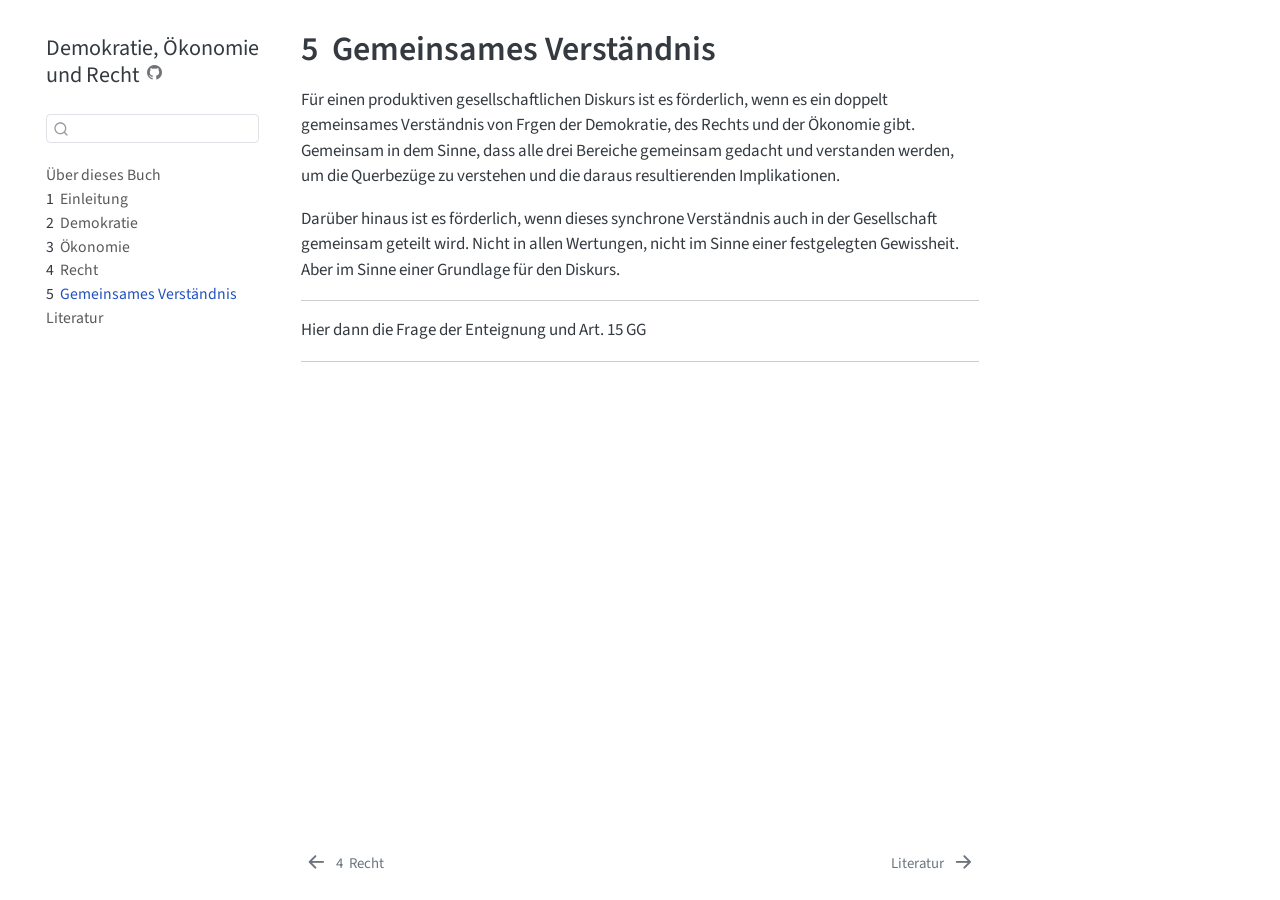
<file: docs/Gemeinsam.html>
<!DOCTYPE html>
<html xmlns="http://www.w3.org/1999/xhtml" lang="de" xml:lang="de"><head>

<meta charset="utf-8">
<meta name="generator" content="quarto-1.10.19">

<meta name="viewport" content="width=device-width, initial-scale=1.0, user-scalable=yes">


<title>5&nbsp; Gemeinsames Verständnis – Demokratie, Ökonomie und Recht</title>
<style>
/* Default styles provided by pandoc.
** See https://pandoc.org/MANUAL.html#variables-for-html for config info.
*/
span.smallcaps{font-variant: small-caps;}
div.columns{display: flex; gap: 1.5em;}
div.column{flex: auto;}
@media screen {
div.columns{gap: min(4vw, 1.5em);}
div.column{overflow-x: auto;}
}
div.hanging-indent{margin-left: 1.5em; text-indent: -1.5em;}
ul.task-list{list-style: none;}
ul.task-list li input[type="checkbox"] {
  width: 0.8em;
  margin: 0 0.8em 0.2em -1em; /* quarto-specific, see https://github.com/quarto-dev/quarto-cli/issues/4556 */ 
  vertical-align: middle;
}
</style>


<script src="site_libs/quarto-nav/quarto-nav.js"></script>
<script src="site_libs/quarto-nav/headroom.min.js"></script>
<script src="site_libs/clipboard/clipboard.min.js"></script>
<script src="site_libs/quarto-search/autocomplete.umd.js"></script>
<script src="site_libs/quarto-search/fuse.min.js"></script>
<script src="site_libs/quarto-search/quarto-search.js"></script>
<meta name="quarto:offset" content="./">
<link href="./references.html" rel="next">
<link href="./Recht.html" rel="prev">
<script src="site_libs/quarto-html/quarto.js" type="module"></script>
<script src="site_libs/quarto-html/tabsets/tabsets.js" type="module"></script>
<script src="site_libs/quarto-html/popper.min.js"></script>
<script src="site_libs/quarto-html/tippy.umd.min.js"></script>
<script src="site_libs/quarto-html/anchor.min.js"></script>
<link href="site_libs/quarto-html/tippy.css" rel="stylesheet">
<link href="site_libs/quarto-html/quarto-syntax-highlighting-bf27225e3a48a9273f3daa8f8e829971.css" rel="stylesheet" id="quarto-text-highlighting-styles">
<script src="site_libs/bootstrap/bootstrap.min.js"></script>
<link href="site_libs/bootstrap/bootstrap-icons.css" rel="stylesheet">
<link href="site_libs/bootstrap/bootstrap-174fd6913be23cc9900c0b0ca550f0a9.min.css" rel="stylesheet" append-hash="true" id="quarto-bootstrap" data-mode="light">
<script id="quarto-search-options" type="application/json">{
  "location": "sidebar",
  "copy-button": false,
  "collapse-after": 3,
  "panel-placement": "start",
  "type": "textbox",
  "limit": 50,
  "keyboard-shortcut": [
    "f",
    "/",
    "s"
  ],
  "show-item-context": false,
  "language": {
    "search-no-results-text": "Keine Treffer",
    "search-matching-documents-text": "Treffer",
    "search-copy-link-title": "Link in die Suche kopieren",
    "search-hide-matches-text": "Zusätzliche Treffer verbergen",
    "search-more-match-text": "weitere Treffer in diesem Dokument",
    "search-more-matches-text": "weitere Treffer in diesem Dokument",
    "search-clear-button-title": "Zurücksetzen",
    "search-text-placeholder": "",
    "search-detached-cancel-button-title": "Abbrechen",
    "search-submit-button-title": "Abschicken",
    "search-label": "Suchen"
  }
}</script>


</head>

<body class="nav-sidebar floating quarto-light">

<div id="quarto-search-results"></div>
  <header id="quarto-header" class="headroom fixed-top">
  <nav class="quarto-secondary-nav">
    <div class="container-fluid d-flex">
      <button type="button" class="quarto-btn-toggle btn" data-bs-toggle="collapse" role="button" data-bs-target=".quarto-sidebar-collapse-item" aria-controls="quarto-sidebar" aria-expanded="false" aria-label="Seitenleiste umschalten" onclick="if (window.quartoToggleHeadroom) { window.quartoToggleHeadroom(); }">
        <i class="bi bi-layout-text-sidebar-reverse"></i>
      </button>
        <nav class="quarto-page-breadcrumbs" aria-label="breadcrumb"><ol class="breadcrumb"><li class="breadcrumb-item"><a href="./Gemeinsam.html"><span class="chapter-number">5</span>&nbsp; <span class="chapter-title">Gemeinsames Verständnis</span></a></li></ol></nav>
        <a class="flex-grow-1" role="navigation" data-bs-toggle="collapse" data-bs-target=".quarto-sidebar-collapse-item" aria-controls="quarto-sidebar" aria-expanded="false" aria-label="Seitenleiste umschalten" onclick="if (window.quartoToggleHeadroom) { window.quartoToggleHeadroom(); }">      
        </a>
      <button type="button" class="btn quarto-search-button" aria-label="Suchen" onclick="window.quartoOpenSearch();">
        <i class="bi bi-search"></i>
      </button>
    </div>
  </nav>
</header>
<!-- content -->
<div id="quarto-content" class="quarto-container page-columns page-rows-contents page-layout-article">
<!-- sidebar -->
  <nav id="quarto-sidebar" class="sidebar collapse collapse-horizontal quarto-sidebar-collapse-item sidebar-navigation floating overflow-auto">
    <div class="pt-lg-2 mt-2 text-left sidebar-header">
    <div class="sidebar-title mb-0 py-0">
      <a href="./">Demokratie, Ökonomie und Recht</a> 
        <div class="sidebar-tools-main">
    <a href="https://github.com/janvoss/Demokratie.git" title="Quellcode" class="quarto-navigation-tool px-1" aria-label="Quellcode"><i class="bi bi-github"></i></a>
</div>
    </div>
      </div>
        <div class="mt-2 flex-shrink-0 align-items-center">
        <div class="sidebar-search">
        <div id="quarto-search" class="" title="Suchen"></div>
        </div>
        </div>
    <div class="sidebar-menu-container"> 
    <ul class="list-unstyled mt-1">
        <li class="sidebar-item">
  <div class="sidebar-item-container"> 
  <a href="./index.html" class="sidebar-item-text sidebar-link">
 <span class="menu-text">Über dieses Buch</span></a>
  </div>
</li>
        <li class="sidebar-item">
  <div class="sidebar-item-container"> 
  <a href="./Einleitung.html" class="sidebar-item-text sidebar-link">
 <span class="menu-text"><span class="chapter-number">1</span>&nbsp; <span class="chapter-title">Einleitung</span></span></a>
  </div>
</li>
        <li class="sidebar-item">
  <div class="sidebar-item-container"> 
  <a href="./Demokratie.html" class="sidebar-item-text sidebar-link">
 <span class="menu-text"><span class="chapter-number">2</span>&nbsp; <span class="chapter-title">Demokratie</span></span></a>
  </div>
</li>
        <li class="sidebar-item">
  <div class="sidebar-item-container"> 
  <a href="./Oekonomie.html" class="sidebar-item-text sidebar-link">
 <span class="menu-text"><span class="chapter-number">3</span>&nbsp; <span class="chapter-title">Ökonomie</span></span></a>
  </div>
</li>
        <li class="sidebar-item">
  <div class="sidebar-item-container"> 
  <a href="./Recht.html" class="sidebar-item-text sidebar-link">
 <span class="menu-text"><span class="chapter-number">4</span>&nbsp; <span class="chapter-title">Recht</span></span></a>
  </div>
</li>
        <li class="sidebar-item">
  <div class="sidebar-item-container"> 
  <a href="./Gemeinsam.html" class="sidebar-item-text sidebar-link active">
 <span class="menu-text"><span class="chapter-number">5</span>&nbsp; <span class="chapter-title">Gemeinsames Verständnis</span></span></a>
  </div>
</li>
        <li class="sidebar-item">
  <div class="sidebar-item-container"> 
  <a href="./references.html" class="sidebar-item-text sidebar-link">
 <span class="menu-text">Literatur</span></a>
  </div>
</li>
    </ul>
    </div>
</nav>
<div id="quarto-sidebar-glass" class="quarto-sidebar-collapse-item" data-bs-toggle="collapse" data-bs-target=".quarto-sidebar-collapse-item"></div>
<!-- margin-sidebar -->
    <div id="quarto-margin-sidebar" class="sidebar margin-sidebar zindex-bottom">
        
    </div>
<!-- main -->
<main class="content" id="quarto-document-content">

<header id="title-block-header" class="quarto-title-block default">
<div class="quarto-title">
<h1 class="title"><span class="chapter-number">5</span>&nbsp; <span class="chapter-title">Gemeinsames Verständnis</span></h1>
</div>



<div class="quarto-title-meta">

    
  
    
  </div>
  


</header>


<p>Für einen produktiven gesellschaftlichen Diskurs ist es förderlich, wenn es ein doppelt gemeinsames Verständnis von Frgen der Demokratie, des Rechts und der Ökonomie gibt. Gemeinsam in dem Sinne, dass alle drei Bereiche gemeinsam gedacht und verstanden werden, um die Querbezüge zu verstehen und die daraus resultierenden Implikationen.</p>
<p>Darüber hinaus ist es förderlich, wenn dieses synchrone Verständnis auch in der Gesellschaft gemeinsam geteilt wird. Nicht in allen Wertungen, nicht im Sinne einer festgelegten Gewissheit. Aber im Sinne einer Grundlage für den Diskurs.</p>
<hr>
<p>Hier dann die Frage der Enteignung und Art. 15 GG</p>
<hr>



</main> <!-- /main -->
<script id="quarto-html-after-body" type="application/javascript">
  window.document.addEventListener("DOMContentLoaded", function (event) {
    const icon = "";
    const anchorJS = new window.AnchorJS();
    anchorJS.options = {
      placement: 'right',
      icon: icon
    };
    anchorJS.add('.anchored');
    const isCodeAnnotation = (el) => {
      for (const clz of el.classList) {
        if (clz.startsWith('code-annotation-')) {                     
          return true;
        }
      }
      return false;
    }
    const onCopySuccess = function(e) {
      // button target
      const button = e.trigger;
      // don't keep focus
      button.blur();
      // flash "checked"
      button.classList.add('code-copy-button-checked');
      var currentTitle = button.getAttribute("title");
      button.setAttribute("title", "Kopiert");
      let tooltip;
      if (window.bootstrap) {
        button.setAttribute("data-bs-toggle", "tooltip");
        button.setAttribute("data-bs-placement", "left");
        button.setAttribute("data-bs-title", "Kopiert");
        tooltip = new bootstrap.Tooltip(button, 
          { trigger: "manual", 
            customClass: "code-copy-button-tooltip",
            offset: [0, -8]});
        tooltip.show();    
      }
      setTimeout(function() {
        if (tooltip) {
          tooltip.hide();
          button.removeAttribute("data-bs-title");
          button.removeAttribute("data-bs-toggle");
          button.removeAttribute("data-bs-placement");
        }
        button.setAttribute("title", currentTitle);
        button.classList.remove('code-copy-button-checked');
      }, 1000);
      // clear code selection
      e.clearSelection();
    }
    const getTextToCopy = function(trigger) {
      const outerScaffold = trigger.parentElement.cloneNode(true);
      const codeEl = outerScaffold.querySelector('code');
      for (const childEl of codeEl.children) {
        if (isCodeAnnotation(childEl)) {
          childEl.remove();
        }
      }
      return codeEl.innerText;
    }
    const clipboard = new window.ClipboardJS('.code-copy-button:not([data-in-quarto-modal])', {
      text: getTextToCopy
    });
    clipboard.on('success', onCopySuccess);
    if (window.document.getElementById('quarto-embedded-source-code-modal')) {
      const clipboardModal = new window.ClipboardJS('.code-copy-button[data-in-quarto-modal]', {
        text: getTextToCopy,
        container: window.document.getElementById('quarto-embedded-source-code-modal')
      });
      clipboardModal.on('success', onCopySuccess);
    }
      var localhostRegex = new RegExp(/^(?:http|https):\/\/localhost\:?[0-9]*\//);
      var mailtoRegex = new RegExp(/^mailto:/);
        var filterRegex = new RegExp('/' + window.location.host + '/');
      var isInternal = (href) => {
          return filterRegex.test(href) || localhostRegex.test(href) || mailtoRegex.test(href);
      }
      // Inspect non-navigation links and adorn them if external
     var links = window.document.querySelectorAll('a[href]:not(.nav-link):not(.navbar-brand):not(.toc-action):not(.sidebar-link):not(.sidebar-item-toggle):not(.pagination-link):not(.no-external):not([aria-hidden]):not(.dropdown-item):not(.quarto-navigation-tool):not(.about-link)');
      for (var i=0; i<links.length; i++) {
        const link = links[i];
        if (!isInternal(link.href)) {
          // undo the damage that might have been done by quarto-nav.js in the case of
          // links that we want to consider external
          if (link.dataset.originalHref !== undefined) {
            link.href = link.dataset.originalHref;
          }
        }
      }
    function tippyHover(el, contentFn, onTriggerFn, onUntriggerFn) {
      const config = {
        allowHTML: true,
        maxWidth: 500,
        delay: 100,
        arrow: false,
        appendTo: function(el) {
            return el.parentElement;
        },
        interactive: true,
        interactiveBorder: 10,
        theme: 'quarto',
        placement: 'bottom-start',
      };
      if (contentFn) {
        config.content = contentFn;
      }
      if (onTriggerFn) {
        config.onTrigger = onTriggerFn;
      }
      if (onUntriggerFn) {
        config.onUntrigger = onUntriggerFn;
      }
      window.tippy(el, config); 
    }
    const noterefs = window.document.querySelectorAll('a[role="doc-noteref"]');
    for (var i=0; i<noterefs.length; i++) {
      const ref = noterefs[i];
      tippyHover(ref, function() {
        // use id or data attribute instead here
        let href = ref.getAttribute('data-footnote-href') || ref.getAttribute('href');
        try { href = new URL(href).hash; } catch {}
        const id = href.replace(/^#\/?/, "");
        const note = window.document.getElementById(id);
        if (note) {
          return note.innerHTML;
        } else {
          return "";
        }
      });
    }
    const xrefs = window.document.querySelectorAll('a.quarto-xref');
    const processXRef = (id, note) => {
      // Strip column container classes
      const stripColumnClz = (el) => {
        el.classList.remove("page-full", "page-columns");
        if (el.children) {
          for (const child of el.children) {
            stripColumnClz(child);
          }
        }
      }
      stripColumnClz(note)
      if (id === null || id.startsWith('sec-')) {
        // Special case sections, only their first couple elements
        const container = document.createElement("div");
        if (note.children && note.children.length > 2) {
          container.appendChild(note.children[0].cloneNode(true));
          for (let i = 1; i < note.children.length; i++) {
            const child = note.children[i];
            if (child.tagName === "P" && child.innerText === "") {
              continue;
            } else {
              container.appendChild(child.cloneNode(true));
              break;
            }
          }
          if (window.Quarto?.typesetMath) {
            window.Quarto.typesetMath(container);
          }
          return container.innerHTML
        } else {
          if (window.Quarto?.typesetMath) {
            window.Quarto.typesetMath(note);
          }
          return note.innerHTML;
        }
      } else {
        // Remove any anchor links if they are present
        const anchorLink = note.querySelector('a.anchorjs-link');
        if (anchorLink) {
          anchorLink.remove();
        }
        if (window.Quarto?.typesetMath) {
          window.Quarto.typesetMath(note);
        }
        if (note.classList.contains("callout")) {
          return note.outerHTML;
        } else {
          return note.innerHTML;
        }
      }
    }
    for (var i=0; i<xrefs.length; i++) {
      const xref = xrefs[i];
      tippyHover(xref, undefined, function(instance) {
        instance.disable();
        let url = xref.getAttribute('href');
        let hash = undefined; 
        if (url.startsWith('#')) {
          hash = url;
        } else {
          try { hash = new URL(url).hash; } catch {}
        }
        if (hash) {
          const id = hash.replace(/^#\/?/, "");
          const note = window.document.getElementById(id);
          if (note !== null) {
            try {
              const html = processXRef(id, note.cloneNode(true));
              instance.setContent(html);
            } finally {
              instance.enable();
              instance.show();
            }
          } else {
            // See if we can fetch this
            fetch(url.split('#')[0])
            .then(res => res.text())
            .then(html => {
              const parser = new DOMParser();
              const htmlDoc = parser.parseFromString(html, "text/html");
              const note = htmlDoc.getElementById(id);
              if (note !== null) {
                const html = processXRef(id, note);
                instance.setContent(html);
              } 
            }).finally(() => {
              instance.enable();
              instance.show();
            });
          }
        } else {
          // See if we can fetch a full url (with no hash to target)
          // This is a special case and we should probably do some content thinning / targeting
          fetch(url)
          .then(res => res.text())
          .then(html => {
            const parser = new DOMParser();
            const htmlDoc = parser.parseFromString(html, "text/html");
            const note = htmlDoc.querySelector('main.content');
            if (note !== null) {
              // This should only happen for chapter cross references
              // (since there is no id in the URL)
              // remove the first header
              if (note.children.length > 0 && note.children[0].tagName === "HEADER") {
                note.children[0].remove();
              }
              const html = processXRef(null, note);
              instance.setContent(html);
            } 
          }).finally(() => {
            instance.enable();
            instance.show();
          });
        }
      }, function(instance) {
      });
    }
        let selectedAnnoteEl;
        const selectorForAnnotation = ( cell, annotation) => {
          let cellAttr = 'data-code-cell="' + cell + '"';
          let lineAttr = 'data-code-annotation="' +  annotation + '"';
          const selector = 'span[' + cellAttr + '][' + lineAttr + ']';
          return selector;
        }
        const selectCodeLines = (annoteEl) => {
          const doc = window.document;
          const targetCell = annoteEl.getAttribute("data-target-cell");
          const targetAnnotation = annoteEl.getAttribute("data-target-annotation");
          const annoteSpan = window.document.querySelector(selectorForAnnotation(targetCell, targetAnnotation));
          const lines = annoteSpan.getAttribute("data-code-lines").split(",");
          const lineIds = lines.map((line) => {
            return targetCell + "-" + line;
          })
          let top = null;
          let height = null;
          let parent = null;
          if (lineIds.length > 0) {
              //compute the position of the single el (top and bottom and make a div)
              const el = window.document.getElementById(lineIds[0]);
              top = el.offsetTop;
              height = el.offsetHeight;
              parent = el.parentElement.parentElement;
            if (lineIds.length > 1) {
              const lastEl = window.document.getElementById(lineIds[lineIds.length - 1]);
              const bottom = lastEl.offsetTop + lastEl.offsetHeight;
              height = bottom - top;
            }
            if (top !== null && height !== null && parent !== null) {
              // cook up a div (if necessary) and position it 
              let div = window.document.getElementById("code-annotation-line-highlight");
              if (div === null) {
                div = window.document.createElement("div");
                div.setAttribute("id", "code-annotation-line-highlight");
                div.style.position = 'absolute';
                parent.appendChild(div);
              }
              div.style.top = top - 2 + "px";
              div.style.height = height + 4 + "px";
              div.style.left = 0;
              let gutterDiv = window.document.getElementById("code-annotation-line-highlight-gutter");
              if (gutterDiv === null) {
                gutterDiv = window.document.createElement("div");
                gutterDiv.setAttribute("id", "code-annotation-line-highlight-gutter");
                gutterDiv.style.position = 'absolute';
                const codeCell = window.document.getElementById(targetCell);
                const gutter = codeCell.querySelector('.code-annotation-gutter');
                gutter.appendChild(gutterDiv);
              }
              gutterDiv.style.top = top - 2 + "px";
              gutterDiv.style.height = height + 4 + "px";
            }
            selectedAnnoteEl = annoteEl;
          }
        };
        const unselectCodeLines = () => {
          const elementsIds = ["code-annotation-line-highlight", "code-annotation-line-highlight-gutter"];
          elementsIds.forEach((elId) => {
            const div = window.document.getElementById(elId);
            if (div) {
              div.remove();
            }
          });
          selectedAnnoteEl = undefined;
        };
          // Handle positioning of the toggle
      window.addEventListener(
        "resize",
        throttle(() => {
          elRect = undefined;
          if (selectedAnnoteEl) {
            selectCodeLines(selectedAnnoteEl);
          }
        }, 10)
      );
      function throttle(fn, ms) {
      let throttle = false;
      let timer;
        return (...args) => {
          if(!throttle) { // first call gets through
              fn.apply(this, args);
              throttle = true;
          } else { // all the others get throttled
              if(timer) clearTimeout(timer); // cancel #2
              timer = setTimeout(() => {
                fn.apply(this, args);
                timer = throttle = false;
              }, ms);
          }
        };
      }
        // Attach click handler to the DT
        const annoteDls = window.document.querySelectorAll('dt[data-target-cell]');
        for (const annoteDlNode of annoteDls) {
          annoteDlNode.addEventListener('click', (event) => {
            const clickedEl = event.target;
            if (clickedEl !== selectedAnnoteEl) {
              unselectCodeLines();
              const activeEl = window.document.querySelector('dt[data-target-cell].code-annotation-active');
              if (activeEl) {
                activeEl.classList.remove('code-annotation-active');
              }
              selectCodeLines(clickedEl);
              clickedEl.classList.add('code-annotation-active');
            } else {
              // Unselect the line
              unselectCodeLines();
              clickedEl.classList.remove('code-annotation-active');
            }
          });
        }
    const findCites = (el) => {
      const parentEl = el.parentElement;
      if (parentEl) {
        const cites = parentEl.dataset.cites;
        if (cites) {
          return {
            el,
            cites: cites.split(' ')
          };
        } else {
          return findCites(el.parentElement)
        }
      } else {
        return undefined;
      }
    };
    var bibliorefs = window.document.querySelectorAll('a[role="doc-biblioref"]');
    for (var i=0; i<bibliorefs.length; i++) {
      const ref = bibliorefs[i];
      const citeInfo = findCites(ref);
      if (citeInfo) {
        tippyHover(citeInfo.el, function() {
          var popup = window.document.createElement('div');
          citeInfo.cites.forEach(function(cite) {
            var citeDiv = window.document.createElement('div');
            citeDiv.classList.add('hanging-indent');
            citeDiv.classList.add('csl-entry');
            var biblioDiv = window.document.getElementById('ref-' + cite);
            if (biblioDiv) {
              citeDiv.innerHTML = biblioDiv.innerHTML;
            }
            popup.appendChild(citeDiv);
          });
          return popup.innerHTML;
        });
      }
    }
  });
  </script>
<nav class="page-navigation">
  <div class="nav-page nav-page-previous">
      <a href="./Recht.html" class="pagination-link" aria-label="Recht">
        <i class="bi bi-arrow-left-short"></i> <span class="nav-page-text"><span class="chapter-number">4</span>&nbsp; <span class="chapter-title">Recht</span></span>
      </a>          
  </div>
  <div class="nav-page nav-page-next">
      <a href="./references.html" class="pagination-link" aria-label="Literatur">
        <span class="nav-page-text">Literatur</span> <i class="bi bi-arrow-right-short"></i>
      </a>
  </div>
</nav>
</div> <!-- /content -->




</body></html>
</file>
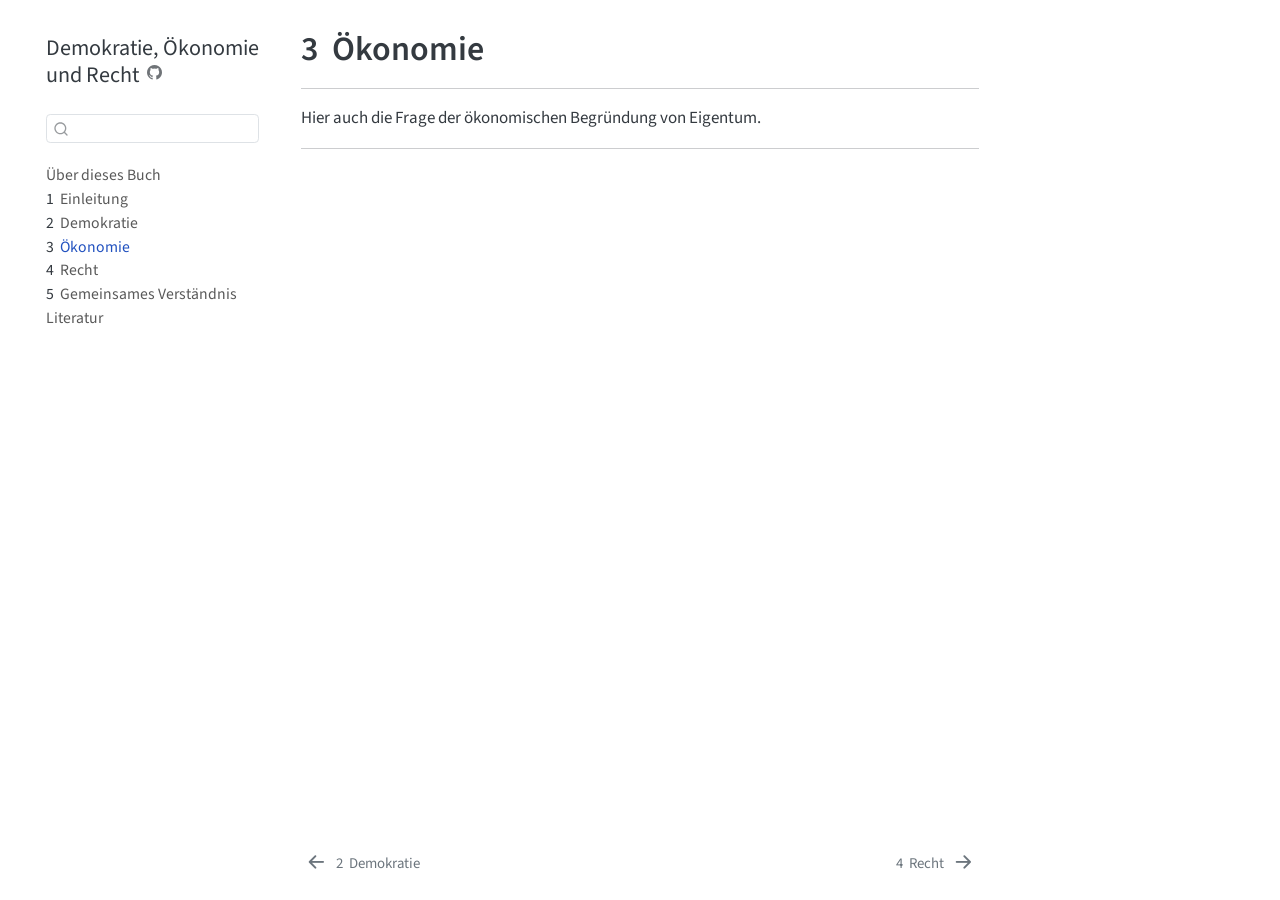
<file: docs/Oekonomie.html>
<!DOCTYPE html>
<html xmlns="http://www.w3.org/1999/xhtml" lang="de" xml:lang="de"><head>

<meta charset="utf-8">
<meta name="generator" content="quarto-1.10.19">

<meta name="viewport" content="width=device-width, initial-scale=1.0, user-scalable=yes">


<title>3&nbsp; Ökonomie – Demokratie, Ökonomie und Recht</title>
<style>
/* Default styles provided by pandoc.
** See https://pandoc.org/MANUAL.html#variables-for-html for config info.
*/
span.smallcaps{font-variant: small-caps;}
div.columns{display: flex; gap: 1.5em;}
div.column{flex: auto;}
@media screen {
div.columns{gap: min(4vw, 1.5em);}
div.column{overflow-x: auto;}
}
div.hanging-indent{margin-left: 1.5em; text-indent: -1.5em;}
ul.task-list{list-style: none;}
ul.task-list li input[type="checkbox"] {
  width: 0.8em;
  margin: 0 0.8em 0.2em -1em; /* quarto-specific, see https://github.com/quarto-dev/quarto-cli/issues/4556 */ 
  vertical-align: middle;
}
</style>


<script src="site_libs/quarto-nav/quarto-nav.js"></script>
<script src="site_libs/quarto-nav/headroom.min.js"></script>
<script src="site_libs/clipboard/clipboard.min.js"></script>
<script src="site_libs/quarto-search/autocomplete.umd.js"></script>
<script src="site_libs/quarto-search/fuse.min.js"></script>
<script src="site_libs/quarto-search/quarto-search.js"></script>
<meta name="quarto:offset" content="./">
<link href="./Recht.html" rel="next">
<link href="./Demokratie.html" rel="prev">
<script src="site_libs/quarto-html/quarto.js" type="module"></script>
<script src="site_libs/quarto-html/tabsets/tabsets.js" type="module"></script>
<script src="site_libs/quarto-html/popper.min.js"></script>
<script src="site_libs/quarto-html/tippy.umd.min.js"></script>
<script src="site_libs/quarto-html/anchor.min.js"></script>
<link href="site_libs/quarto-html/tippy.css" rel="stylesheet">
<link href="site_libs/quarto-html/quarto-syntax-highlighting-bf27225e3a48a9273f3daa8f8e829971.css" rel="stylesheet" id="quarto-text-highlighting-styles">
<script src="site_libs/bootstrap/bootstrap.min.js"></script>
<link href="site_libs/bootstrap/bootstrap-icons.css" rel="stylesheet">
<link href="site_libs/bootstrap/bootstrap-174fd6913be23cc9900c0b0ca550f0a9.min.css" rel="stylesheet" append-hash="true" id="quarto-bootstrap" data-mode="light">
<script id="quarto-search-options" type="application/json">{
  "location": "sidebar",
  "copy-button": false,
  "collapse-after": 3,
  "panel-placement": "start",
  "type": "textbox",
  "limit": 50,
  "keyboard-shortcut": [
    "f",
    "/",
    "s"
  ],
  "show-item-context": false,
  "language": {
    "search-no-results-text": "Keine Treffer",
    "search-matching-documents-text": "Treffer",
    "search-copy-link-title": "Link in die Suche kopieren",
    "search-hide-matches-text": "Zusätzliche Treffer verbergen",
    "search-more-match-text": "weitere Treffer in diesem Dokument",
    "search-more-matches-text": "weitere Treffer in diesem Dokument",
    "search-clear-button-title": "Zurücksetzen",
    "search-text-placeholder": "",
    "search-detached-cancel-button-title": "Abbrechen",
    "search-submit-button-title": "Abschicken",
    "search-label": "Suchen"
  }
}</script>


</head>

<body class="nav-sidebar floating quarto-light">

<div id="quarto-search-results"></div>
  <header id="quarto-header" class="headroom fixed-top">
  <nav class="quarto-secondary-nav">
    <div class="container-fluid d-flex">
      <button type="button" class="quarto-btn-toggle btn" data-bs-toggle="collapse" role="button" data-bs-target=".quarto-sidebar-collapse-item" aria-controls="quarto-sidebar" aria-expanded="false" aria-label="Seitenleiste umschalten" onclick="if (window.quartoToggleHeadroom) { window.quartoToggleHeadroom(); }">
        <i class="bi bi-layout-text-sidebar-reverse"></i>
      </button>
        <nav class="quarto-page-breadcrumbs" aria-label="breadcrumb"><ol class="breadcrumb"><li class="breadcrumb-item"><a href="./Oekonomie.html"><span class="chapter-number">3</span>&nbsp; <span class="chapter-title">Ökonomie</span></a></li></ol></nav>
        <a class="flex-grow-1" role="navigation" data-bs-toggle="collapse" data-bs-target=".quarto-sidebar-collapse-item" aria-controls="quarto-sidebar" aria-expanded="false" aria-label="Seitenleiste umschalten" onclick="if (window.quartoToggleHeadroom) { window.quartoToggleHeadroom(); }">      
        </a>
      <button type="button" class="btn quarto-search-button" aria-label="Suchen" onclick="window.quartoOpenSearch();">
        <i class="bi bi-search"></i>
      </button>
    </div>
  </nav>
</header>
<!-- content -->
<div id="quarto-content" class="quarto-container page-columns page-rows-contents page-layout-article">
<!-- sidebar -->
  <nav id="quarto-sidebar" class="sidebar collapse collapse-horizontal quarto-sidebar-collapse-item sidebar-navigation floating overflow-auto">
    <div class="pt-lg-2 mt-2 text-left sidebar-header">
    <div class="sidebar-title mb-0 py-0">
      <a href="./">Demokratie, Ökonomie und Recht</a> 
        <div class="sidebar-tools-main">
    <a href="https://github.com/janvoss/Demokratie.git" title="Quellcode" class="quarto-navigation-tool px-1" aria-label="Quellcode"><i class="bi bi-github"></i></a>
</div>
    </div>
      </div>
        <div class="mt-2 flex-shrink-0 align-items-center">
        <div class="sidebar-search">
        <div id="quarto-search" class="" title="Suchen"></div>
        </div>
        </div>
    <div class="sidebar-menu-container"> 
    <ul class="list-unstyled mt-1">
        <li class="sidebar-item">
  <div class="sidebar-item-container"> 
  <a href="./index.html" class="sidebar-item-text sidebar-link">
 <span class="menu-text">Über dieses Buch</span></a>
  </div>
</li>
        <li class="sidebar-item">
  <div class="sidebar-item-container"> 
  <a href="./Einleitung.html" class="sidebar-item-text sidebar-link">
 <span class="menu-text"><span class="chapter-number">1</span>&nbsp; <span class="chapter-title">Einleitung</span></span></a>
  </div>
</li>
        <li class="sidebar-item">
  <div class="sidebar-item-container"> 
  <a href="./Demokratie.html" class="sidebar-item-text sidebar-link">
 <span class="menu-text"><span class="chapter-number">2</span>&nbsp; <span class="chapter-title">Demokratie</span></span></a>
  </div>
</li>
        <li class="sidebar-item">
  <div class="sidebar-item-container"> 
  <a href="./Oekonomie.html" class="sidebar-item-text sidebar-link active">
 <span class="menu-text"><span class="chapter-number">3</span>&nbsp; <span class="chapter-title">Ökonomie</span></span></a>
  </div>
</li>
        <li class="sidebar-item">
  <div class="sidebar-item-container"> 
  <a href="./Recht.html" class="sidebar-item-text sidebar-link">
 <span class="menu-text"><span class="chapter-number">4</span>&nbsp; <span class="chapter-title">Recht</span></span></a>
  </div>
</li>
        <li class="sidebar-item">
  <div class="sidebar-item-container"> 
  <a href="./Gemeinsam.html" class="sidebar-item-text sidebar-link">
 <span class="menu-text"><span class="chapter-number">5</span>&nbsp; <span class="chapter-title">Gemeinsames Verständnis</span></span></a>
  </div>
</li>
        <li class="sidebar-item">
  <div class="sidebar-item-container"> 
  <a href="./references.html" class="sidebar-item-text sidebar-link">
 <span class="menu-text">Literatur</span></a>
  </div>
</li>
    </ul>
    </div>
</nav>
<div id="quarto-sidebar-glass" class="quarto-sidebar-collapse-item" data-bs-toggle="collapse" data-bs-target=".quarto-sidebar-collapse-item"></div>
<!-- margin-sidebar -->
    <div id="quarto-margin-sidebar" class="sidebar margin-sidebar zindex-bottom">
        
    </div>
<!-- main -->
<main class="content" id="quarto-document-content">

<header id="title-block-header" class="quarto-title-block default">
<div class="quarto-title">
<h1 class="title"><span class="chapter-number">3</span>&nbsp; <span class="chapter-title">Ökonomie</span></h1>
</div>



<div class="quarto-title-meta">

    
  
    
  </div>
  


</header>


<hr>
<p>Hier auch die Frage der ökonomischen Begründung von Eigentum.</p>
<hr>



</main> <!-- /main -->
<script id="quarto-html-after-body" type="application/javascript">
  window.document.addEventListener("DOMContentLoaded", function (event) {
    const icon = "";
    const anchorJS = new window.AnchorJS();
    anchorJS.options = {
      placement: 'right',
      icon: icon
    };
    anchorJS.add('.anchored');
    const isCodeAnnotation = (el) => {
      for (const clz of el.classList) {
        if (clz.startsWith('code-annotation-')) {                     
          return true;
        }
      }
      return false;
    }
    const onCopySuccess = function(e) {
      // button target
      const button = e.trigger;
      // don't keep focus
      button.blur();
      // flash "checked"
      button.classList.add('code-copy-button-checked');
      var currentTitle = button.getAttribute("title");
      button.setAttribute("title", "Kopiert");
      let tooltip;
      if (window.bootstrap) {
        button.setAttribute("data-bs-toggle", "tooltip");
        button.setAttribute("data-bs-placement", "left");
        button.setAttribute("data-bs-title", "Kopiert");
        tooltip = new bootstrap.Tooltip(button, 
          { trigger: "manual", 
            customClass: "code-copy-button-tooltip",
            offset: [0, -8]});
        tooltip.show();    
      }
      setTimeout(function() {
        if (tooltip) {
          tooltip.hide();
          button.removeAttribute("data-bs-title");
          button.removeAttribute("data-bs-toggle");
          button.removeAttribute("data-bs-placement");
        }
        button.setAttribute("title", currentTitle);
        button.classList.remove('code-copy-button-checked');
      }, 1000);
      // clear code selection
      e.clearSelection();
    }
    const getTextToCopy = function(trigger) {
      const outerScaffold = trigger.parentElement.cloneNode(true);
      const codeEl = outerScaffold.querySelector('code');
      for (const childEl of codeEl.children) {
        if (isCodeAnnotation(childEl)) {
          childEl.remove();
        }
      }
      return codeEl.innerText;
    }
    const clipboard = new window.ClipboardJS('.code-copy-button:not([data-in-quarto-modal])', {
      text: getTextToCopy
    });
    clipboard.on('success', onCopySuccess);
    if (window.document.getElementById('quarto-embedded-source-code-modal')) {
      const clipboardModal = new window.ClipboardJS('.code-copy-button[data-in-quarto-modal]', {
        text: getTextToCopy,
        container: window.document.getElementById('quarto-embedded-source-code-modal')
      });
      clipboardModal.on('success', onCopySuccess);
    }
      var localhostRegex = new RegExp(/^(?:http|https):\/\/localhost\:?[0-9]*\//);
      var mailtoRegex = new RegExp(/^mailto:/);
        var filterRegex = new RegExp('/' + window.location.host + '/');
      var isInternal = (href) => {
          return filterRegex.test(href) || localhostRegex.test(href) || mailtoRegex.test(href);
      }
      // Inspect non-navigation links and adorn them if external
     var links = window.document.querySelectorAll('a[href]:not(.nav-link):not(.navbar-brand):not(.toc-action):not(.sidebar-link):not(.sidebar-item-toggle):not(.pagination-link):not(.no-external):not([aria-hidden]):not(.dropdown-item):not(.quarto-navigation-tool):not(.about-link)');
      for (var i=0; i<links.length; i++) {
        const link = links[i];
        if (!isInternal(link.href)) {
          // undo the damage that might have been done by quarto-nav.js in the case of
          // links that we want to consider external
          if (link.dataset.originalHref !== undefined) {
            link.href = link.dataset.originalHref;
          }
        }
      }
    function tippyHover(el, contentFn, onTriggerFn, onUntriggerFn) {
      const config = {
        allowHTML: true,
        maxWidth: 500,
        delay: 100,
        arrow: false,
        appendTo: function(el) {
            return el.parentElement;
        },
        interactive: true,
        interactiveBorder: 10,
        theme: 'quarto',
        placement: 'bottom-start',
      };
      if (contentFn) {
        config.content = contentFn;
      }
      if (onTriggerFn) {
        config.onTrigger = onTriggerFn;
      }
      if (onUntriggerFn) {
        config.onUntrigger = onUntriggerFn;
      }
      window.tippy(el, config); 
    }
    const noterefs = window.document.querySelectorAll('a[role="doc-noteref"]');
    for (var i=0; i<noterefs.length; i++) {
      const ref = noterefs[i];
      tippyHover(ref, function() {
        // use id or data attribute instead here
        let href = ref.getAttribute('data-footnote-href') || ref.getAttribute('href');
        try { href = new URL(href).hash; } catch {}
        const id = href.replace(/^#\/?/, "");
        const note = window.document.getElementById(id);
        if (note) {
          return note.innerHTML;
        } else {
          return "";
        }
      });
    }
    const xrefs = window.document.querySelectorAll('a.quarto-xref');
    const processXRef = (id, note) => {
      // Strip column container classes
      const stripColumnClz = (el) => {
        el.classList.remove("page-full", "page-columns");
        if (el.children) {
          for (const child of el.children) {
            stripColumnClz(child);
          }
        }
      }
      stripColumnClz(note)
      if (id === null || id.startsWith('sec-')) {
        // Special case sections, only their first couple elements
        const container = document.createElement("div");
        if (note.children && note.children.length > 2) {
          container.appendChild(note.children[0].cloneNode(true));
          for (let i = 1; i < note.children.length; i++) {
            const child = note.children[i];
            if (child.tagName === "P" && child.innerText === "") {
              continue;
            } else {
              container.appendChild(child.cloneNode(true));
              break;
            }
          }
          if (window.Quarto?.typesetMath) {
            window.Quarto.typesetMath(container);
          }
          return container.innerHTML
        } else {
          if (window.Quarto?.typesetMath) {
            window.Quarto.typesetMath(note);
          }
          return note.innerHTML;
        }
      } else {
        // Remove any anchor links if they are present
        const anchorLink = note.querySelector('a.anchorjs-link');
        if (anchorLink) {
          anchorLink.remove();
        }
        if (window.Quarto?.typesetMath) {
          window.Quarto.typesetMath(note);
        }
        if (note.classList.contains("callout")) {
          return note.outerHTML;
        } else {
          return note.innerHTML;
        }
      }
    }
    for (var i=0; i<xrefs.length; i++) {
      const xref = xrefs[i];
      tippyHover(xref, undefined, function(instance) {
        instance.disable();
        let url = xref.getAttribute('href');
        let hash = undefined; 
        if (url.startsWith('#')) {
          hash = url;
        } else {
          try { hash = new URL(url).hash; } catch {}
        }
        if (hash) {
          const id = hash.replace(/^#\/?/, "");
          const note = window.document.getElementById(id);
          if (note !== null) {
            try {
              const html = processXRef(id, note.cloneNode(true));
              instance.setContent(html);
            } finally {
              instance.enable();
              instance.show();
            }
          } else {
            // See if we can fetch this
            fetch(url.split('#')[0])
            .then(res => res.text())
            .then(html => {
              const parser = new DOMParser();
              const htmlDoc = parser.parseFromString(html, "text/html");
              const note = htmlDoc.getElementById(id);
              if (note !== null) {
                const html = processXRef(id, note);
                instance.setContent(html);
              } 
            }).finally(() => {
              instance.enable();
              instance.show();
            });
          }
        } else {
          // See if we can fetch a full url (with no hash to target)
          // This is a special case and we should probably do some content thinning / targeting
          fetch(url)
          .then(res => res.text())
          .then(html => {
            const parser = new DOMParser();
            const htmlDoc = parser.parseFromString(html, "text/html");
            const note = htmlDoc.querySelector('main.content');
            if (note !== null) {
              // This should only happen for chapter cross references
              // (since there is no id in the URL)
              // remove the first header
              if (note.children.length > 0 && note.children[0].tagName === "HEADER") {
                note.children[0].remove();
              }
              const html = processXRef(null, note);
              instance.setContent(html);
            } 
          }).finally(() => {
            instance.enable();
            instance.show();
          });
        }
      }, function(instance) {
      });
    }
        let selectedAnnoteEl;
        const selectorForAnnotation = ( cell, annotation) => {
          let cellAttr = 'data-code-cell="' + cell + '"';
          let lineAttr = 'data-code-annotation="' +  annotation + '"';
          const selector = 'span[' + cellAttr + '][' + lineAttr + ']';
          return selector;
        }
        const selectCodeLines = (annoteEl) => {
          const doc = window.document;
          const targetCell = annoteEl.getAttribute("data-target-cell");
          const targetAnnotation = annoteEl.getAttribute("data-target-annotation");
          const annoteSpan = window.document.querySelector(selectorForAnnotation(targetCell, targetAnnotation));
          const lines = annoteSpan.getAttribute("data-code-lines").split(",");
          const lineIds = lines.map((line) => {
            return targetCell + "-" + line;
          })
          let top = null;
          let height = null;
          let parent = null;
          if (lineIds.length > 0) {
              //compute the position of the single el (top and bottom and make a div)
              const el = window.document.getElementById(lineIds[0]);
              top = el.offsetTop;
              height = el.offsetHeight;
              parent = el.parentElement.parentElement;
            if (lineIds.length > 1) {
              const lastEl = window.document.getElementById(lineIds[lineIds.length - 1]);
              const bottom = lastEl.offsetTop + lastEl.offsetHeight;
              height = bottom - top;
            }
            if (top !== null && height !== null && parent !== null) {
              // cook up a div (if necessary) and position it 
              let div = window.document.getElementById("code-annotation-line-highlight");
              if (div === null) {
                div = window.document.createElement("div");
                div.setAttribute("id", "code-annotation-line-highlight");
                div.style.position = 'absolute';
                parent.appendChild(div);
              }
              div.style.top = top - 2 + "px";
              div.style.height = height + 4 + "px";
              div.style.left = 0;
              let gutterDiv = window.document.getElementById("code-annotation-line-highlight-gutter");
              if (gutterDiv === null) {
                gutterDiv = window.document.createElement("div");
                gutterDiv.setAttribute("id", "code-annotation-line-highlight-gutter");
                gutterDiv.style.position = 'absolute';
                const codeCell = window.document.getElementById(targetCell);
                const gutter = codeCell.querySelector('.code-annotation-gutter');
                gutter.appendChild(gutterDiv);
              }
              gutterDiv.style.top = top - 2 + "px";
              gutterDiv.style.height = height + 4 + "px";
            }
            selectedAnnoteEl = annoteEl;
          }
        };
        const unselectCodeLines = () => {
          const elementsIds = ["code-annotation-line-highlight", "code-annotation-line-highlight-gutter"];
          elementsIds.forEach((elId) => {
            const div = window.document.getElementById(elId);
            if (div) {
              div.remove();
            }
          });
          selectedAnnoteEl = undefined;
        };
          // Handle positioning of the toggle
      window.addEventListener(
        "resize",
        throttle(() => {
          elRect = undefined;
          if (selectedAnnoteEl) {
            selectCodeLines(selectedAnnoteEl);
          }
        }, 10)
      );
      function throttle(fn, ms) {
      let throttle = false;
      let timer;
        return (...args) => {
          if(!throttle) { // first call gets through
              fn.apply(this, args);
              throttle = true;
          } else { // all the others get throttled
              if(timer) clearTimeout(timer); // cancel #2
              timer = setTimeout(() => {
                fn.apply(this, args);
                timer = throttle = false;
              }, ms);
          }
        };
      }
        // Attach click handler to the DT
        const annoteDls = window.document.querySelectorAll('dt[data-target-cell]');
        for (const annoteDlNode of annoteDls) {
          annoteDlNode.addEventListener('click', (event) => {
            const clickedEl = event.target;
            if (clickedEl !== selectedAnnoteEl) {
              unselectCodeLines();
              const activeEl = window.document.querySelector('dt[data-target-cell].code-annotation-active');
              if (activeEl) {
                activeEl.classList.remove('code-annotation-active');
              }
              selectCodeLines(clickedEl);
              clickedEl.classList.add('code-annotation-active');
            } else {
              // Unselect the line
              unselectCodeLines();
              clickedEl.classList.remove('code-annotation-active');
            }
          });
        }
    const findCites = (el) => {
      const parentEl = el.parentElement;
      if (parentEl) {
        const cites = parentEl.dataset.cites;
        if (cites) {
          return {
            el,
            cites: cites.split(' ')
          };
        } else {
          return findCites(el.parentElement)
        }
      } else {
        return undefined;
      }
    };
    var bibliorefs = window.document.querySelectorAll('a[role="doc-biblioref"]');
    for (var i=0; i<bibliorefs.length; i++) {
      const ref = bibliorefs[i];
      const citeInfo = findCites(ref);
      if (citeInfo) {
        tippyHover(citeInfo.el, function() {
          var popup = window.document.createElement('div');
          citeInfo.cites.forEach(function(cite) {
            var citeDiv = window.document.createElement('div');
            citeDiv.classList.add('hanging-indent');
            citeDiv.classList.add('csl-entry');
            var biblioDiv = window.document.getElementById('ref-' + cite);
            if (biblioDiv) {
              citeDiv.innerHTML = biblioDiv.innerHTML;
            }
            popup.appendChild(citeDiv);
          });
          return popup.innerHTML;
        });
      }
    }
  });
  </script>
<nav class="page-navigation">
  <div class="nav-page nav-page-previous">
      <a href="./Demokratie.html" class="pagination-link" aria-label="Demokratie">
        <i class="bi bi-arrow-left-short"></i> <span class="nav-page-text"><span class="chapter-number">2</span>&nbsp; <span class="chapter-title">Demokratie</span></span>
      </a>          
  </div>
  <div class="nav-page nav-page-next">
      <a href="./Recht.html" class="pagination-link" aria-label="Recht">
        <span class="nav-page-text"><span class="chapter-number">4</span>&nbsp; <span class="chapter-title">Recht</span></span> <i class="bi bi-arrow-right-short"></i>
      </a>
  </div>
</nav>
</div> <!-- /content -->




</body></html>
</file>
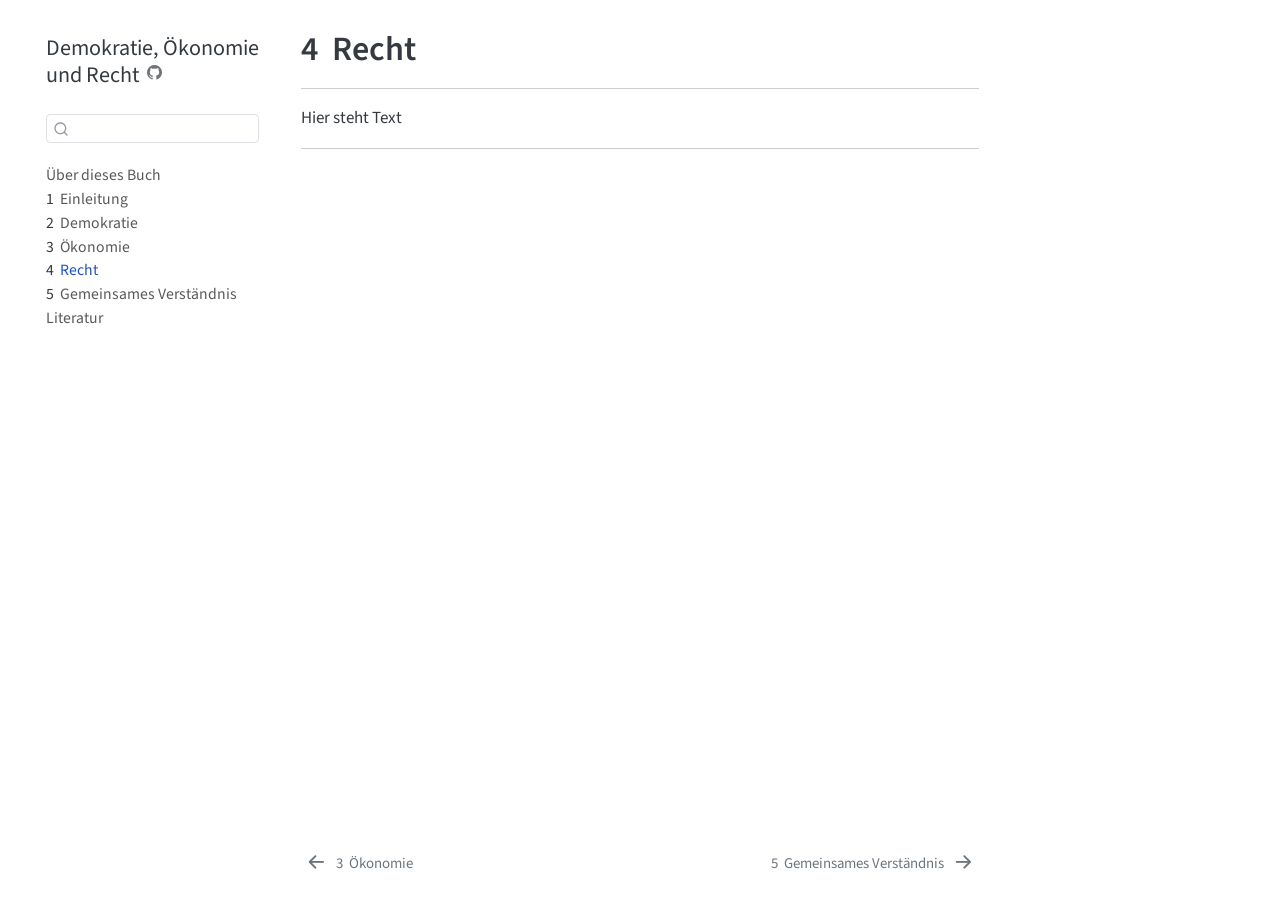
<file: docs/Recht.html>
<!DOCTYPE html>
<html xmlns="http://www.w3.org/1999/xhtml" lang="de" xml:lang="de"><head>

<meta charset="utf-8">
<meta name="generator" content="quarto-1.10.19">

<meta name="viewport" content="width=device-width, initial-scale=1.0, user-scalable=yes">


<title>4&nbsp; Recht – Demokratie, Ökonomie und Recht</title>
<style>
/* Default styles provided by pandoc.
** See https://pandoc.org/MANUAL.html#variables-for-html for config info.
*/
span.smallcaps{font-variant: small-caps;}
div.columns{display: flex; gap: 1.5em;}
div.column{flex: auto;}
@media screen {
div.columns{gap: min(4vw, 1.5em);}
div.column{overflow-x: auto;}
}
div.hanging-indent{margin-left: 1.5em; text-indent: -1.5em;}
ul.task-list{list-style: none;}
ul.task-list li input[type="checkbox"] {
  width: 0.8em;
  margin: 0 0.8em 0.2em -1em; /* quarto-specific, see https://github.com/quarto-dev/quarto-cli/issues/4556 */ 
  vertical-align: middle;
}
</style>


<script src="site_libs/quarto-nav/quarto-nav.js"></script>
<script src="site_libs/quarto-nav/headroom.min.js"></script>
<script src="site_libs/clipboard/clipboard.min.js"></script>
<script src="site_libs/quarto-search/autocomplete.umd.js"></script>
<script src="site_libs/quarto-search/fuse.min.js"></script>
<script src="site_libs/quarto-search/quarto-search.js"></script>
<meta name="quarto:offset" content="./">
<link href="./Gemeinsam.html" rel="next">
<link href="./Oekonomie.html" rel="prev">
<script src="site_libs/quarto-html/quarto.js" type="module"></script>
<script src="site_libs/quarto-html/tabsets/tabsets.js" type="module"></script>
<script src="site_libs/quarto-html/popper.min.js"></script>
<script src="site_libs/quarto-html/tippy.umd.min.js"></script>
<script src="site_libs/quarto-html/anchor.min.js"></script>
<link href="site_libs/quarto-html/tippy.css" rel="stylesheet">
<link href="site_libs/quarto-html/quarto-syntax-highlighting-bf27225e3a48a9273f3daa8f8e829971.css" rel="stylesheet" id="quarto-text-highlighting-styles">
<script src="site_libs/bootstrap/bootstrap.min.js"></script>
<link href="site_libs/bootstrap/bootstrap-icons.css" rel="stylesheet">
<link href="site_libs/bootstrap/bootstrap-174fd6913be23cc9900c0b0ca550f0a9.min.css" rel="stylesheet" append-hash="true" id="quarto-bootstrap" data-mode="light">
<script id="quarto-search-options" type="application/json">{
  "location": "sidebar",
  "copy-button": false,
  "collapse-after": 3,
  "panel-placement": "start",
  "type": "textbox",
  "limit": 50,
  "keyboard-shortcut": [
    "f",
    "/",
    "s"
  ],
  "show-item-context": false,
  "language": {
    "search-no-results-text": "Keine Treffer",
    "search-matching-documents-text": "Treffer",
    "search-copy-link-title": "Link in die Suche kopieren",
    "search-hide-matches-text": "Zusätzliche Treffer verbergen",
    "search-more-match-text": "weitere Treffer in diesem Dokument",
    "search-more-matches-text": "weitere Treffer in diesem Dokument",
    "search-clear-button-title": "Zurücksetzen",
    "search-text-placeholder": "",
    "search-detached-cancel-button-title": "Abbrechen",
    "search-submit-button-title": "Abschicken",
    "search-label": "Suchen"
  }
}</script>


</head>

<body class="nav-sidebar floating quarto-light">

<div id="quarto-search-results"></div>
  <header id="quarto-header" class="headroom fixed-top">
  <nav class="quarto-secondary-nav">
    <div class="container-fluid d-flex">
      <button type="button" class="quarto-btn-toggle btn" data-bs-toggle="collapse" role="button" data-bs-target=".quarto-sidebar-collapse-item" aria-controls="quarto-sidebar" aria-expanded="false" aria-label="Seitenleiste umschalten" onclick="if (window.quartoToggleHeadroom) { window.quartoToggleHeadroom(); }">
        <i class="bi bi-layout-text-sidebar-reverse"></i>
      </button>
        <nav class="quarto-page-breadcrumbs" aria-label="breadcrumb"><ol class="breadcrumb"><li class="breadcrumb-item"><a href="./Recht.html"><span class="chapter-number">4</span>&nbsp; <span class="chapter-title">Recht</span></a></li></ol></nav>
        <a class="flex-grow-1" role="navigation" data-bs-toggle="collapse" data-bs-target=".quarto-sidebar-collapse-item" aria-controls="quarto-sidebar" aria-expanded="false" aria-label="Seitenleiste umschalten" onclick="if (window.quartoToggleHeadroom) { window.quartoToggleHeadroom(); }">      
        </a>
      <button type="button" class="btn quarto-search-button" aria-label="Suchen" onclick="window.quartoOpenSearch();">
        <i class="bi bi-search"></i>
      </button>
    </div>
  </nav>
</header>
<!-- content -->
<div id="quarto-content" class="quarto-container page-columns page-rows-contents page-layout-article">
<!-- sidebar -->
  <nav id="quarto-sidebar" class="sidebar collapse collapse-horizontal quarto-sidebar-collapse-item sidebar-navigation floating overflow-auto">
    <div class="pt-lg-2 mt-2 text-left sidebar-header">
    <div class="sidebar-title mb-0 py-0">
      <a href="./">Demokratie, Ökonomie und Recht</a> 
        <div class="sidebar-tools-main">
    <a href="https://github.com/janvoss/Demokratie.git" title="Quellcode" class="quarto-navigation-tool px-1" aria-label="Quellcode"><i class="bi bi-github"></i></a>
</div>
    </div>
      </div>
        <div class="mt-2 flex-shrink-0 align-items-center">
        <div class="sidebar-search">
        <div id="quarto-search" class="" title="Suchen"></div>
        </div>
        </div>
    <div class="sidebar-menu-container"> 
    <ul class="list-unstyled mt-1">
        <li class="sidebar-item">
  <div class="sidebar-item-container"> 
  <a href="./index.html" class="sidebar-item-text sidebar-link">
 <span class="menu-text">Über dieses Buch</span></a>
  </div>
</li>
        <li class="sidebar-item">
  <div class="sidebar-item-container"> 
  <a href="./Einleitung.html" class="sidebar-item-text sidebar-link">
 <span class="menu-text"><span class="chapter-number">1</span>&nbsp; <span class="chapter-title">Einleitung</span></span></a>
  </div>
</li>
        <li class="sidebar-item">
  <div class="sidebar-item-container"> 
  <a href="./Demokratie.html" class="sidebar-item-text sidebar-link">
 <span class="menu-text"><span class="chapter-number">2</span>&nbsp; <span class="chapter-title">Demokratie</span></span></a>
  </div>
</li>
        <li class="sidebar-item">
  <div class="sidebar-item-container"> 
  <a href="./Oekonomie.html" class="sidebar-item-text sidebar-link">
 <span class="menu-text"><span class="chapter-number">3</span>&nbsp; <span class="chapter-title">Ökonomie</span></span></a>
  </div>
</li>
        <li class="sidebar-item">
  <div class="sidebar-item-container"> 
  <a href="./Recht.html" class="sidebar-item-text sidebar-link active">
 <span class="menu-text"><span class="chapter-number">4</span>&nbsp; <span class="chapter-title">Recht</span></span></a>
  </div>
</li>
        <li class="sidebar-item">
  <div class="sidebar-item-container"> 
  <a href="./Gemeinsam.html" class="sidebar-item-text sidebar-link">
 <span class="menu-text"><span class="chapter-number">5</span>&nbsp; <span class="chapter-title">Gemeinsames Verständnis</span></span></a>
  </div>
</li>
        <li class="sidebar-item">
  <div class="sidebar-item-container"> 
  <a href="./references.html" class="sidebar-item-text sidebar-link">
 <span class="menu-text">Literatur</span></a>
  </div>
</li>
    </ul>
    </div>
</nav>
<div id="quarto-sidebar-glass" class="quarto-sidebar-collapse-item" data-bs-toggle="collapse" data-bs-target=".quarto-sidebar-collapse-item"></div>
<!-- margin-sidebar -->
    <div id="quarto-margin-sidebar" class="sidebar margin-sidebar zindex-bottom">
        
    </div>
<!-- main -->
<main class="content" id="quarto-document-content">

<header id="title-block-header" class="quarto-title-block default">
<div class="quarto-title">
<h1 class="title"><span class="chapter-number">4</span>&nbsp; <span class="chapter-title">Recht</span></h1>
</div>



<div class="quarto-title-meta">

    
  
    
  </div>
  


</header>


<hr>
<p>Hier steht Text</p>
<hr>



</main> <!-- /main -->
<script id="quarto-html-after-body" type="application/javascript">
  window.document.addEventListener("DOMContentLoaded", function (event) {
    const icon = "";
    const anchorJS = new window.AnchorJS();
    anchorJS.options = {
      placement: 'right',
      icon: icon
    };
    anchorJS.add('.anchored');
    const isCodeAnnotation = (el) => {
      for (const clz of el.classList) {
        if (clz.startsWith('code-annotation-')) {                     
          return true;
        }
      }
      return false;
    }
    const onCopySuccess = function(e) {
      // button target
      const button = e.trigger;
      // don't keep focus
      button.blur();
      // flash "checked"
      button.classList.add('code-copy-button-checked');
      var currentTitle = button.getAttribute("title");
      button.setAttribute("title", "Kopiert");
      let tooltip;
      if (window.bootstrap) {
        button.setAttribute("data-bs-toggle", "tooltip");
        button.setAttribute("data-bs-placement", "left");
        button.setAttribute("data-bs-title", "Kopiert");
        tooltip = new bootstrap.Tooltip(button, 
          { trigger: "manual", 
            customClass: "code-copy-button-tooltip",
            offset: [0, -8]});
        tooltip.show();    
      }
      setTimeout(function() {
        if (tooltip) {
          tooltip.hide();
          button.removeAttribute("data-bs-title");
          button.removeAttribute("data-bs-toggle");
          button.removeAttribute("data-bs-placement");
        }
        button.setAttribute("title", currentTitle);
        button.classList.remove('code-copy-button-checked');
      }, 1000);
      // clear code selection
      e.clearSelection();
    }
    const getTextToCopy = function(trigger) {
      const outerScaffold = trigger.parentElement.cloneNode(true);
      const codeEl = outerScaffold.querySelector('code');
      for (const childEl of codeEl.children) {
        if (isCodeAnnotation(childEl)) {
          childEl.remove();
        }
      }
      return codeEl.innerText;
    }
    const clipboard = new window.ClipboardJS('.code-copy-button:not([data-in-quarto-modal])', {
      text: getTextToCopy
    });
    clipboard.on('success', onCopySuccess);
    if (window.document.getElementById('quarto-embedded-source-code-modal')) {
      const clipboardModal = new window.ClipboardJS('.code-copy-button[data-in-quarto-modal]', {
        text: getTextToCopy,
        container: window.document.getElementById('quarto-embedded-source-code-modal')
      });
      clipboardModal.on('success', onCopySuccess);
    }
      var localhostRegex = new RegExp(/^(?:http|https):\/\/localhost\:?[0-9]*\//);
      var mailtoRegex = new RegExp(/^mailto:/);
        var filterRegex = new RegExp('/' + window.location.host + '/');
      var isInternal = (href) => {
          return filterRegex.test(href) || localhostRegex.test(href) || mailtoRegex.test(href);
      }
      // Inspect non-navigation links and adorn them if external
     var links = window.document.querySelectorAll('a[href]:not(.nav-link):not(.navbar-brand):not(.toc-action):not(.sidebar-link):not(.sidebar-item-toggle):not(.pagination-link):not(.no-external):not([aria-hidden]):not(.dropdown-item):not(.quarto-navigation-tool):not(.about-link)');
      for (var i=0; i<links.length; i++) {
        const link = links[i];
        if (!isInternal(link.href)) {
          // undo the damage that might have been done by quarto-nav.js in the case of
          // links that we want to consider external
          if (link.dataset.originalHref !== undefined) {
            link.href = link.dataset.originalHref;
          }
        }
      }
    function tippyHover(el, contentFn, onTriggerFn, onUntriggerFn) {
      const config = {
        allowHTML: true,
        maxWidth: 500,
        delay: 100,
        arrow: false,
        appendTo: function(el) {
            return el.parentElement;
        },
        interactive: true,
        interactiveBorder: 10,
        theme: 'quarto',
        placement: 'bottom-start',
      };
      if (contentFn) {
        config.content = contentFn;
      }
      if (onTriggerFn) {
        config.onTrigger = onTriggerFn;
      }
      if (onUntriggerFn) {
        config.onUntrigger = onUntriggerFn;
      }
      window.tippy(el, config); 
    }
    const noterefs = window.document.querySelectorAll('a[role="doc-noteref"]');
    for (var i=0; i<noterefs.length; i++) {
      const ref = noterefs[i];
      tippyHover(ref, function() {
        // use id or data attribute instead here
        let href = ref.getAttribute('data-footnote-href') || ref.getAttribute('href');
        try { href = new URL(href).hash; } catch {}
        const id = href.replace(/^#\/?/, "");
        const note = window.document.getElementById(id);
        if (note) {
          return note.innerHTML;
        } else {
          return "";
        }
      });
    }
    const xrefs = window.document.querySelectorAll('a.quarto-xref');
    const processXRef = (id, note) => {
      // Strip column container classes
      const stripColumnClz = (el) => {
        el.classList.remove("page-full", "page-columns");
        if (el.children) {
          for (const child of el.children) {
            stripColumnClz(child);
          }
        }
      }
      stripColumnClz(note)
      if (id === null || id.startsWith('sec-')) {
        // Special case sections, only their first couple elements
        const container = document.createElement("div");
        if (note.children && note.children.length > 2) {
          container.appendChild(note.children[0].cloneNode(true));
          for (let i = 1; i < note.children.length; i++) {
            const child = note.children[i];
            if (child.tagName === "P" && child.innerText === "") {
              continue;
            } else {
              container.appendChild(child.cloneNode(true));
              break;
            }
          }
          if (window.Quarto?.typesetMath) {
            window.Quarto.typesetMath(container);
          }
          return container.innerHTML
        } else {
          if (window.Quarto?.typesetMath) {
            window.Quarto.typesetMath(note);
          }
          return note.innerHTML;
        }
      } else {
        // Remove any anchor links if they are present
        const anchorLink = note.querySelector('a.anchorjs-link');
        if (anchorLink) {
          anchorLink.remove();
        }
        if (window.Quarto?.typesetMath) {
          window.Quarto.typesetMath(note);
        }
        if (note.classList.contains("callout")) {
          return note.outerHTML;
        } else {
          return note.innerHTML;
        }
      }
    }
    for (var i=0; i<xrefs.length; i++) {
      const xref = xrefs[i];
      tippyHover(xref, undefined, function(instance) {
        instance.disable();
        let url = xref.getAttribute('href');
        let hash = undefined; 
        if (url.startsWith('#')) {
          hash = url;
        } else {
          try { hash = new URL(url).hash; } catch {}
        }
        if (hash) {
          const id = hash.replace(/^#\/?/, "");
          const note = window.document.getElementById(id);
          if (note !== null) {
            try {
              const html = processXRef(id, note.cloneNode(true));
              instance.setContent(html);
            } finally {
              instance.enable();
              instance.show();
            }
          } else {
            // See if we can fetch this
            fetch(url.split('#')[0])
            .then(res => res.text())
            .then(html => {
              const parser = new DOMParser();
              const htmlDoc = parser.parseFromString(html, "text/html");
              const note = htmlDoc.getElementById(id);
              if (note !== null) {
                const html = processXRef(id, note);
                instance.setContent(html);
              } 
            }).finally(() => {
              instance.enable();
              instance.show();
            });
          }
        } else {
          // See if we can fetch a full url (with no hash to target)
          // This is a special case and we should probably do some content thinning / targeting
          fetch(url)
          .then(res => res.text())
          .then(html => {
            const parser = new DOMParser();
            const htmlDoc = parser.parseFromString(html, "text/html");
            const note = htmlDoc.querySelector('main.content');
            if (note !== null) {
              // This should only happen for chapter cross references
              // (since there is no id in the URL)
              // remove the first header
              if (note.children.length > 0 && note.children[0].tagName === "HEADER") {
                note.children[0].remove();
              }
              const html = processXRef(null, note);
              instance.setContent(html);
            } 
          }).finally(() => {
            instance.enable();
            instance.show();
          });
        }
      }, function(instance) {
      });
    }
        let selectedAnnoteEl;
        const selectorForAnnotation = ( cell, annotation) => {
          let cellAttr = 'data-code-cell="' + cell + '"';
          let lineAttr = 'data-code-annotation="' +  annotation + '"';
          const selector = 'span[' + cellAttr + '][' + lineAttr + ']';
          return selector;
        }
        const selectCodeLines = (annoteEl) => {
          const doc = window.document;
          const targetCell = annoteEl.getAttribute("data-target-cell");
          const targetAnnotation = annoteEl.getAttribute("data-target-annotation");
          const annoteSpan = window.document.querySelector(selectorForAnnotation(targetCell, targetAnnotation));
          const lines = annoteSpan.getAttribute("data-code-lines").split(",");
          const lineIds = lines.map((line) => {
            return targetCell + "-" + line;
          })
          let top = null;
          let height = null;
          let parent = null;
          if (lineIds.length > 0) {
              //compute the position of the single el (top and bottom and make a div)
              const el = window.document.getElementById(lineIds[0]);
              top = el.offsetTop;
              height = el.offsetHeight;
              parent = el.parentElement.parentElement;
            if (lineIds.length > 1) {
              const lastEl = window.document.getElementById(lineIds[lineIds.length - 1]);
              const bottom = lastEl.offsetTop + lastEl.offsetHeight;
              height = bottom - top;
            }
            if (top !== null && height !== null && parent !== null) {
              // cook up a div (if necessary) and position it 
              let div = window.document.getElementById("code-annotation-line-highlight");
              if (div === null) {
                div = window.document.createElement("div");
                div.setAttribute("id", "code-annotation-line-highlight");
                div.style.position = 'absolute';
                parent.appendChild(div);
              }
              div.style.top = top - 2 + "px";
              div.style.height = height + 4 + "px";
              div.style.left = 0;
              let gutterDiv = window.document.getElementById("code-annotation-line-highlight-gutter");
              if (gutterDiv === null) {
                gutterDiv = window.document.createElement("div");
                gutterDiv.setAttribute("id", "code-annotation-line-highlight-gutter");
                gutterDiv.style.position = 'absolute';
                const codeCell = window.document.getElementById(targetCell);
                const gutter = codeCell.querySelector('.code-annotation-gutter');
                gutter.appendChild(gutterDiv);
              }
              gutterDiv.style.top = top - 2 + "px";
              gutterDiv.style.height = height + 4 + "px";
            }
            selectedAnnoteEl = annoteEl;
          }
        };
        const unselectCodeLines = () => {
          const elementsIds = ["code-annotation-line-highlight", "code-annotation-line-highlight-gutter"];
          elementsIds.forEach((elId) => {
            const div = window.document.getElementById(elId);
            if (div) {
              div.remove();
            }
          });
          selectedAnnoteEl = undefined;
        };
          // Handle positioning of the toggle
      window.addEventListener(
        "resize",
        throttle(() => {
          elRect = undefined;
          if (selectedAnnoteEl) {
            selectCodeLines(selectedAnnoteEl);
          }
        }, 10)
      );
      function throttle(fn, ms) {
      let throttle = false;
      let timer;
        return (...args) => {
          if(!throttle) { // first call gets through
              fn.apply(this, args);
              throttle = true;
          } else { // all the others get throttled
              if(timer) clearTimeout(timer); // cancel #2
              timer = setTimeout(() => {
                fn.apply(this, args);
                timer = throttle = false;
              }, ms);
          }
        };
      }
        // Attach click handler to the DT
        const annoteDls = window.document.querySelectorAll('dt[data-target-cell]');
        for (const annoteDlNode of annoteDls) {
          annoteDlNode.addEventListener('click', (event) => {
            const clickedEl = event.target;
            if (clickedEl !== selectedAnnoteEl) {
              unselectCodeLines();
              const activeEl = window.document.querySelector('dt[data-target-cell].code-annotation-active');
              if (activeEl) {
                activeEl.classList.remove('code-annotation-active');
              }
              selectCodeLines(clickedEl);
              clickedEl.classList.add('code-annotation-active');
            } else {
              // Unselect the line
              unselectCodeLines();
              clickedEl.classList.remove('code-annotation-active');
            }
          });
        }
    const findCites = (el) => {
      const parentEl = el.parentElement;
      if (parentEl) {
        const cites = parentEl.dataset.cites;
        if (cites) {
          return {
            el,
            cites: cites.split(' ')
          };
        } else {
          return findCites(el.parentElement)
        }
      } else {
        return undefined;
      }
    };
    var bibliorefs = window.document.querySelectorAll('a[role="doc-biblioref"]');
    for (var i=0; i<bibliorefs.length; i++) {
      const ref = bibliorefs[i];
      const citeInfo = findCites(ref);
      if (citeInfo) {
        tippyHover(citeInfo.el, function() {
          var popup = window.document.createElement('div');
          citeInfo.cites.forEach(function(cite) {
            var citeDiv = window.document.createElement('div');
            citeDiv.classList.add('hanging-indent');
            citeDiv.classList.add('csl-entry');
            var biblioDiv = window.document.getElementById('ref-' + cite);
            if (biblioDiv) {
              citeDiv.innerHTML = biblioDiv.innerHTML;
            }
            popup.appendChild(citeDiv);
          });
          return popup.innerHTML;
        });
      }
    }
  });
  </script>
<nav class="page-navigation">
  <div class="nav-page nav-page-previous">
      <a href="./Oekonomie.html" class="pagination-link" aria-label="Ökonomie">
        <i class="bi bi-arrow-left-short"></i> <span class="nav-page-text"><span class="chapter-number">3</span>&nbsp; <span class="chapter-title">Ökonomie</span></span>
      </a>          
  </div>
  <div class="nav-page nav-page-next">
      <a href="./Gemeinsam.html" class="pagination-link" aria-label="Gemeinsames Verständnis">
        <span class="nav-page-text"><span class="chapter-number">5</span>&nbsp; <span class="chapter-title">Gemeinsames Verständnis</span></span> <i class="bi bi-arrow-right-short"></i>
      </a>
  </div>
</nav>
</div> <!-- /content -->




</body></html>
</file>
<file: docs/site_libs/quarto-html/tippy.css>
.tippy-box[data-animation=fade][data-state=hidden]{opacity:0}[data-tippy-root]{max-width:calc(100vw - 10px)}.tippy-box{position:relative;background-color:#333;color:#fff;border-radius:4px;font-size:14px;line-height:1.4;white-space:normal;outline:0;transition-property:transform,visibility,opacity}.tippy-box[data-placement^=top]>.tippy-arrow{bottom:0}.tippy-box[data-placement^=top]>.tippy-arrow:before{bottom:-7px;left:0;border-width:8px 8px 0;border-top-color:initial;transform-origin:center top}.tippy-box[data-placement^=bottom]>.tippy-arrow{top:0}.tippy-box[data-placement^=bottom]>.tippy-arrow:before{top:-7px;left:0;border-width:0 8px 8px;border-bottom-color:initial;transform-origin:center bottom}.tippy-box[data-placement^=left]>.tippy-arrow{right:0}.tippy-box[data-placement^=left]>.tippy-arrow:before{border-width:8px 0 8px 8px;border-left-color:initial;right:-7px;transform-origin:center left}.tippy-box[data-placement^=right]>.tippy-arrow{left:0}.tippy-box[data-placement^=right]>.tippy-arrow:before{left:-7px;border-width:8px 8px 8px 0;border-right-color:initial;transform-origin:center right}.tippy-box[data-inertia][data-state=visible]{transition-timing-function:cubic-bezier(.54,1.5,.38,1.11)}.tippy-arrow{width:16px;height:16px;color:#333}.tippy-arrow:before{content:"";position:absolute;border-color:transparent;border-style:solid}.tippy-content{position:relative;padding:5px 9px;z-index:1}
</file>
<file: docs/site_libs/quarto-html/quarto-syntax-highlighting-bf27225e3a48a9273f3daa8f8e829971.css>
/* quarto syntax highlight colors */
:root {
  --quarto-hl-ot-color: #003B4F;
  --quarto-hl-at-color: #657422;
  --quarto-hl-ss-color: #20794D;
  --quarto-hl-an-color: #5E5E5E;
  --quarto-hl-fu-color: #4758AB;
  --quarto-hl-st-color: #20794D;
  --quarto-hl-cf-color: #003B4F;
  --quarto-hl-op-color: #5E5E5E;
  --quarto-hl-er-color: #AD0000;
  --quarto-hl-bn-color: #AD0000;
  --quarto-hl-al-color: #AD0000;
  --quarto-hl-va-color: #111111;
  --quarto-hl-bu-color: inherit;
  --quarto-hl-ex-color: inherit;
  --quarto-hl-pp-color: #AD0000;
  --quarto-hl-in-color: #5E5E5E;
  --quarto-hl-vs-color: #20794D;
  --quarto-hl-wa-color: #5E5E5E;
  --quarto-hl-do-color: #5E5E5E;
  --quarto-hl-im-color: #00769E;
  --quarto-hl-ch-color: #20794D;
  --quarto-hl-dt-color: #AD0000;
  --quarto-hl-fl-color: #AD0000;
  --quarto-hl-co-color: #5E5E5E;
  --quarto-hl-cv-color: #5E5E5E;
  --quarto-hl-cn-color: #8f5902;
  --quarto-hl-sc-color: #5E5E5E;
  --quarto-hl-dv-color: #AD0000;
  --quarto-hl-kw-color: #003B4F;
}

/* other quarto variables */
:root {
  --quarto-font-monospace: SFMono-Regular, Menlo, Monaco, Consolas, "Liberation Mono", "Courier New", monospace;
}

/* syntax highlight based on Pandoc's rules */
pre > code.sourceCode > span {
  color: #003B4F;
}

code.sourceCode > span {
  color: #003B4F;
}

div.sourceCode,
div.sourceCode pre.sourceCode {
  color: #003B4F;
}

/* Normal */
code span {
  color: #003B4F;
}

/* Alert */
code span.al {
  color: #AD0000;
  font-style: inherit;
}

/* Annotation */
code span.an {
  color: #5E5E5E;
  font-style: inherit;
}

/* Attribute */
code span.at {
  color: #657422;
  font-style: inherit;
}

/* BaseN */
code span.bn {
  color: #AD0000;
  font-style: inherit;
}

/* BuiltIn */
code span.bu {
  font-style: inherit;
}

/* ControlFlow */
code span.cf {
  color: #003B4F;
  font-weight: bold;
  font-style: inherit;
}

/* Char */
code span.ch {
  color: #20794D;
  font-style: inherit;
}

/* Constant */
code span.cn {
  color: #8f5902;
  font-style: inherit;
}

/* Comment */
code span.co {
  color: #5E5E5E;
  font-style: inherit;
}

/* CommentVar */
code span.cv {
  color: #5E5E5E;
  font-style: italic;
}

/* Documentation */
code span.do {
  color: #5E5E5E;
  font-style: italic;
}

/* DataType */
code span.dt {
  color: #AD0000;
  font-style: inherit;
}

/* DecVal */
code span.dv {
  color: #AD0000;
  font-style: inherit;
}

/* Error */
code span.er {
  color: #AD0000;
  font-style: inherit;
}

/* Extension */
code span.ex {
  font-style: inherit;
}

/* Float */
code span.fl {
  color: #AD0000;
  font-style: inherit;
}

/* Function */
code span.fu {
  color: #4758AB;
  font-style: inherit;
}

/* Import */
code span.im {
  color: #00769E;
  font-style: inherit;
}

/* Information */
code span.in {
  color: #5E5E5E;
  font-style: inherit;
}

/* Keyword */
code span.kw {
  color: #003B4F;
  font-weight: bold;
  font-style: inherit;
}

/* Operator */
code span.op {
  color: #5E5E5E;
  font-style: inherit;
}

/* Other */
code span.ot {
  color: #003B4F;
  font-style: inherit;
}

/* Preprocessor */
code span.pp {
  color: #AD0000;
  font-style: inherit;
}

/* SpecialChar */
code span.sc {
  color: #5E5E5E;
  font-style: inherit;
}

/* SpecialString */
code span.ss {
  color: #20794D;
  font-style: inherit;
}

/* String */
code span.st {
  color: #20794D;
  font-style: inherit;
}

/* Variable */
code span.va {
  color: #111111;
  font-style: inherit;
}

/* VerbatimString */
code span.vs {
  color: #20794D;
  font-style: inherit;
}

/* Warning */
code span.wa {
  color: #5E5E5E;
  font-style: italic;
}

.prevent-inlining {
  content: "</";
}

/*# sourceMappingURL=8be38f48d34c45af72792cbd699585e7.css.map */
</file>
